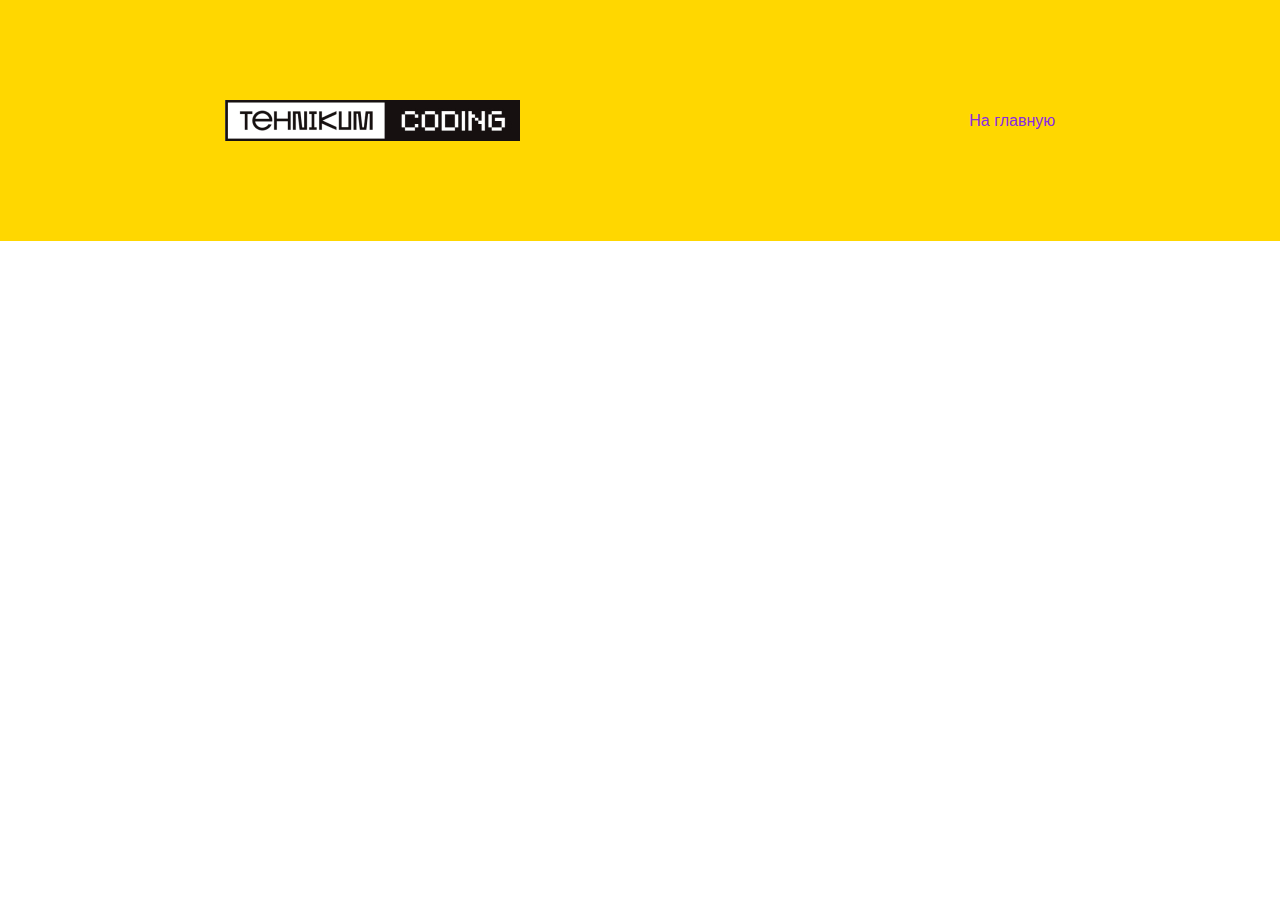
<file: home.html>
<!DOCTYPE html>
<html lang="en">
  <head>
    <meta charset="UTF-8" />
    <meta name="viewport" content="width=device-width, initial-scale=1.0" />
    <link rel="stylesheet" href="./css/style.css" />
    <title>Home</title>
  </head>
  <body>
    <div class="Home">
      <img src="./img/Logo.jpg" alt="" />
      <a class="link" href="./index.html">На главную</a>
    </div>
  </body>
</html>
</file>
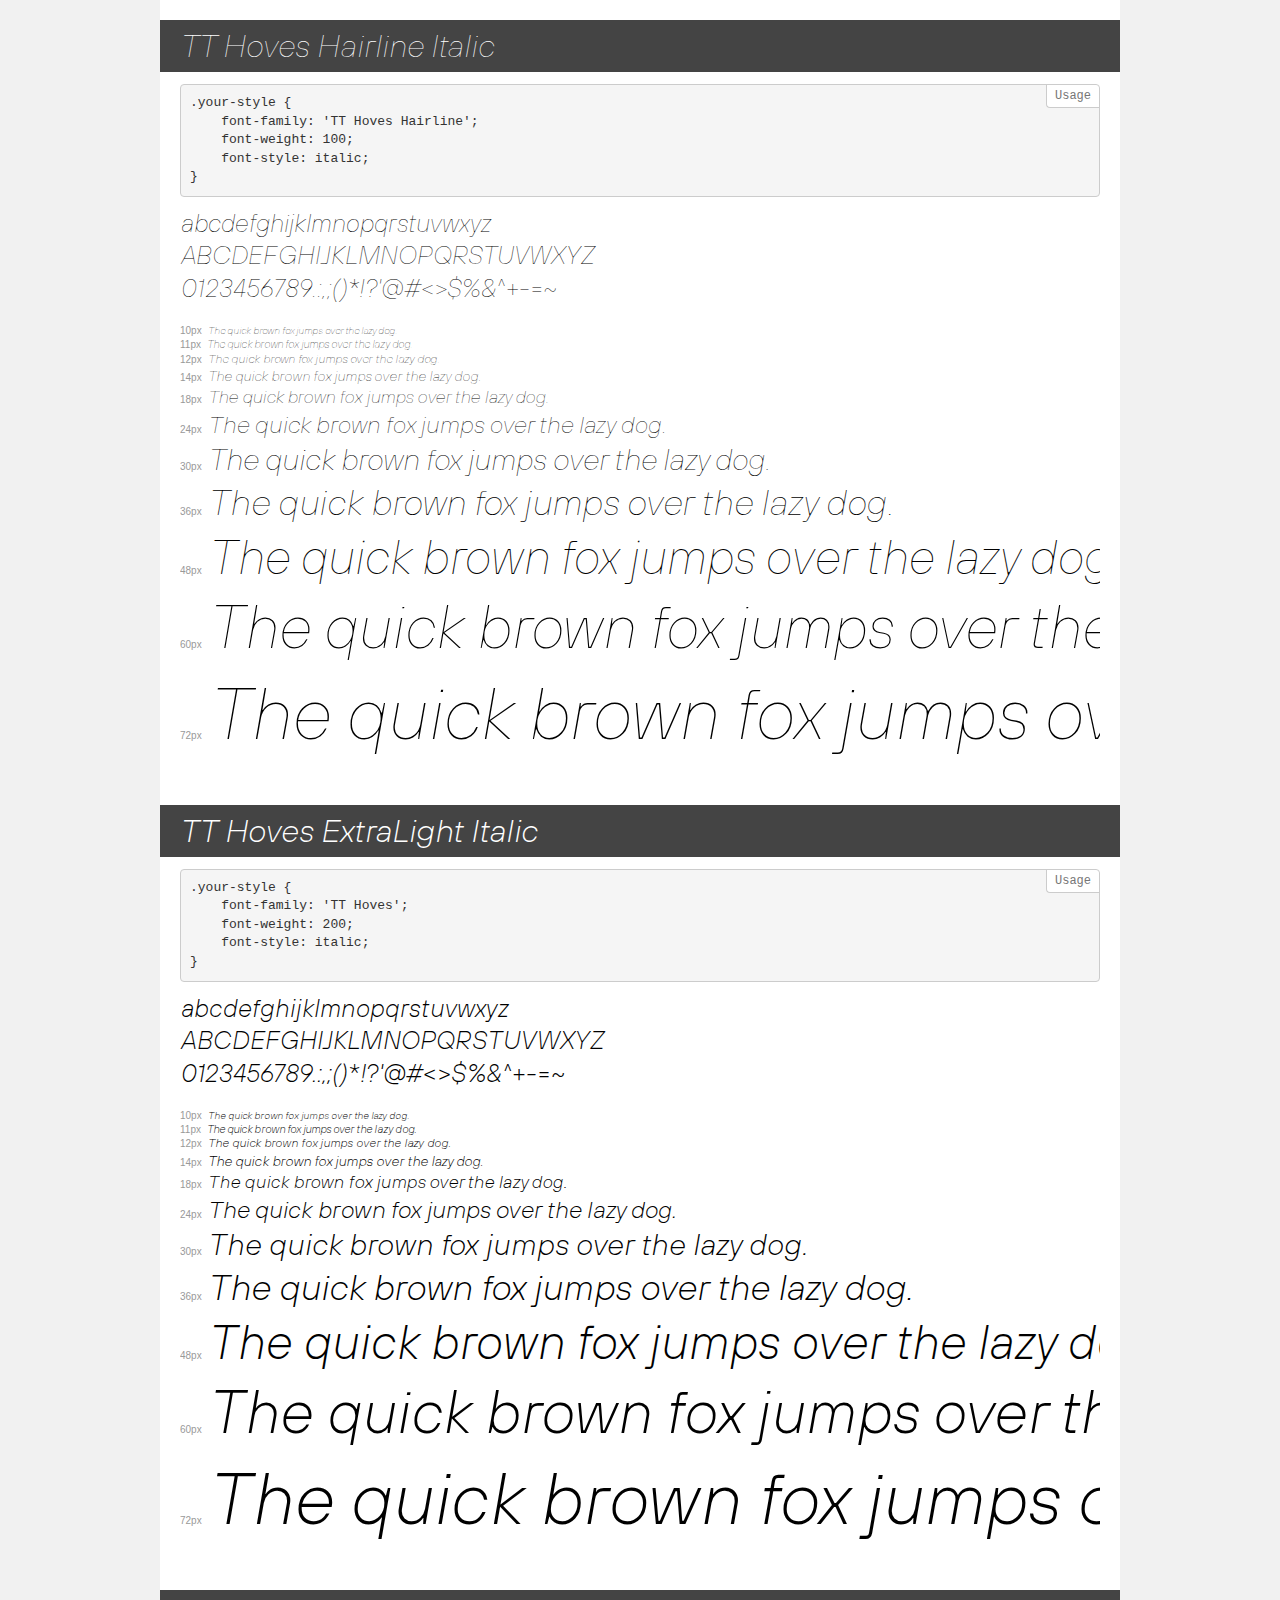
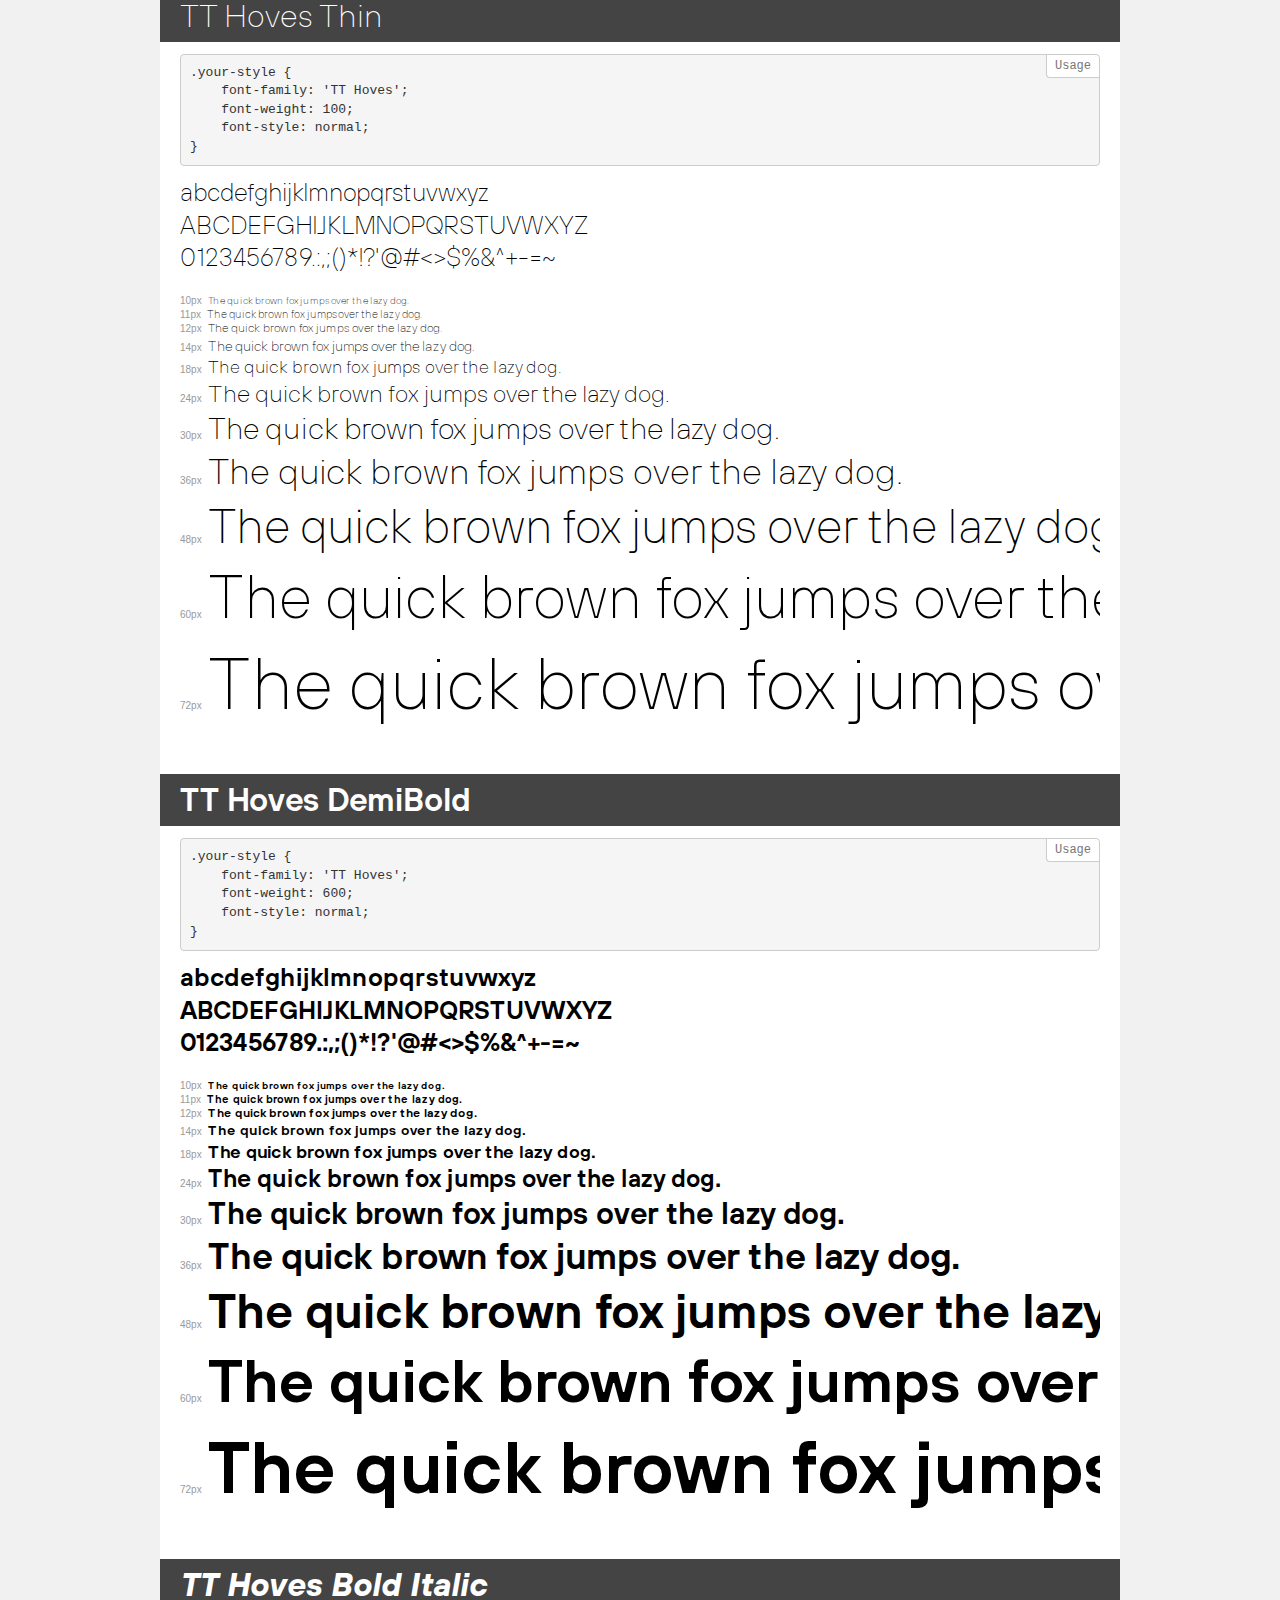
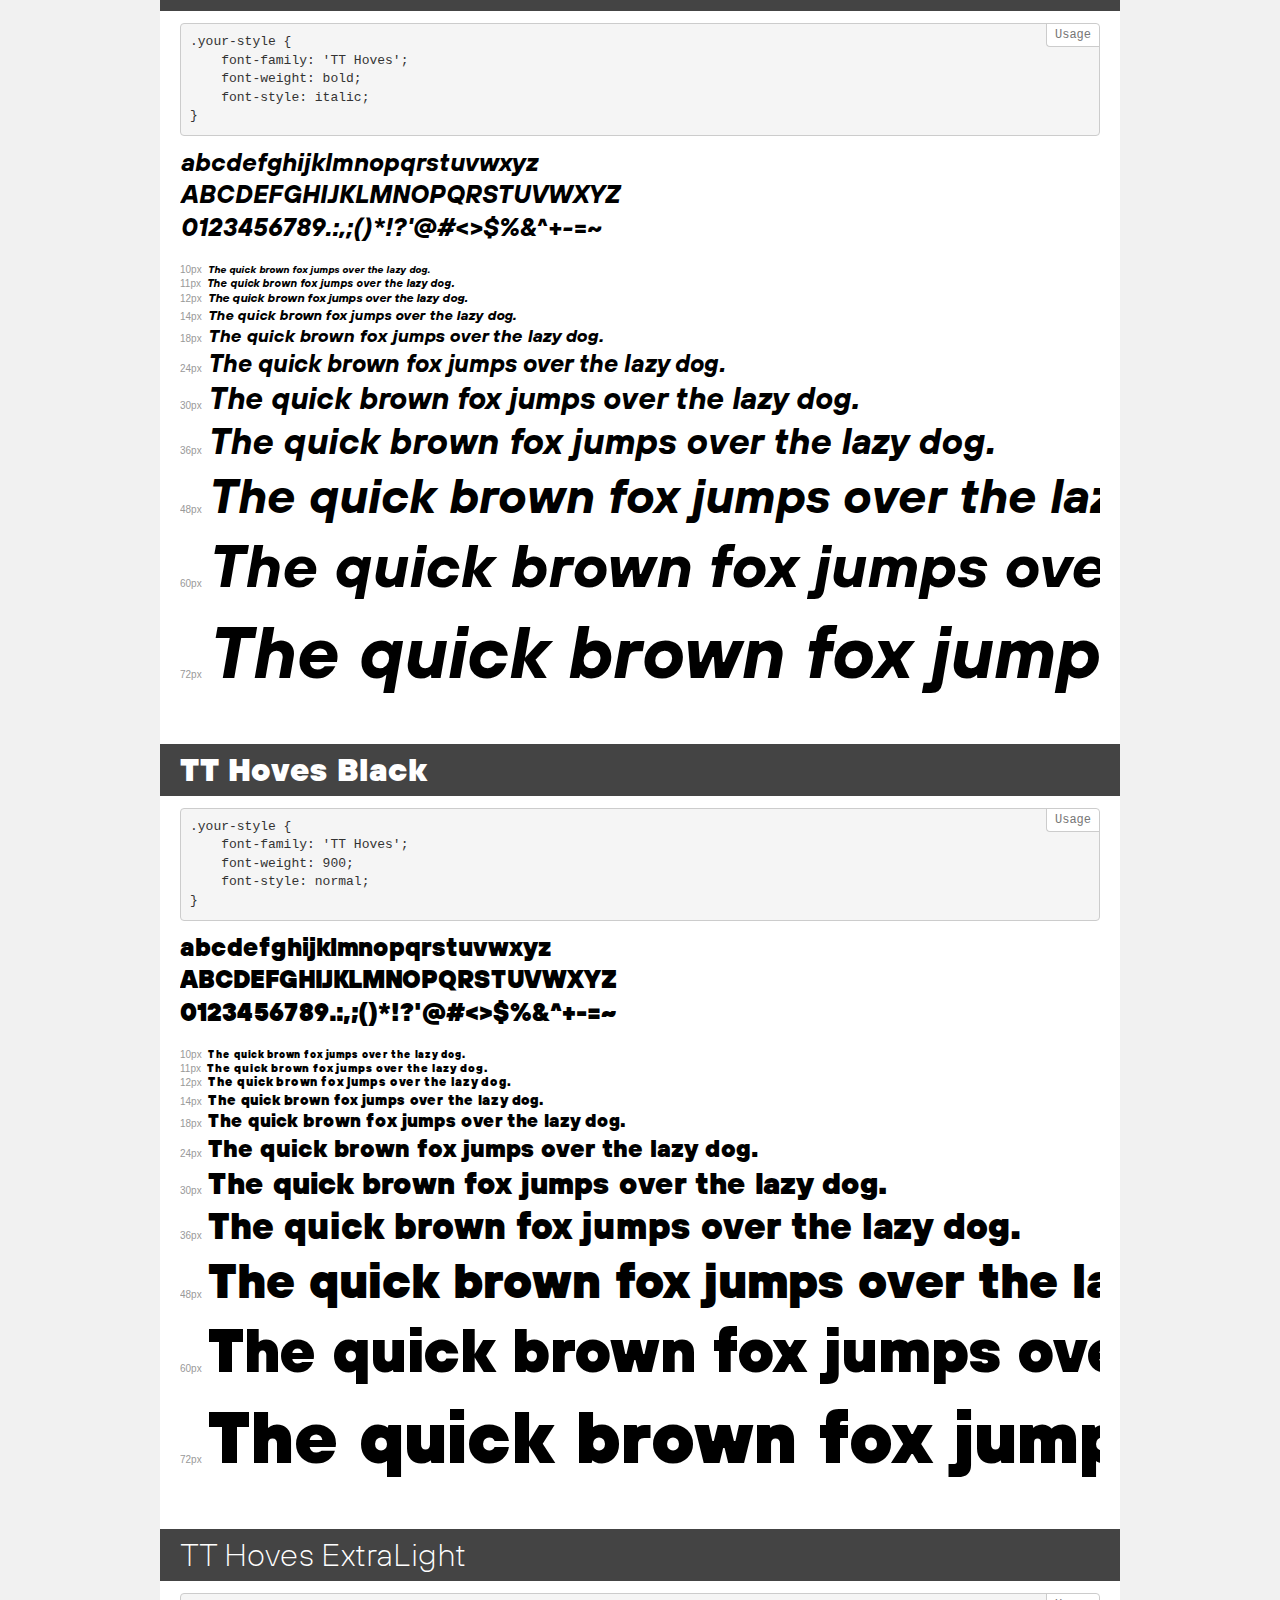
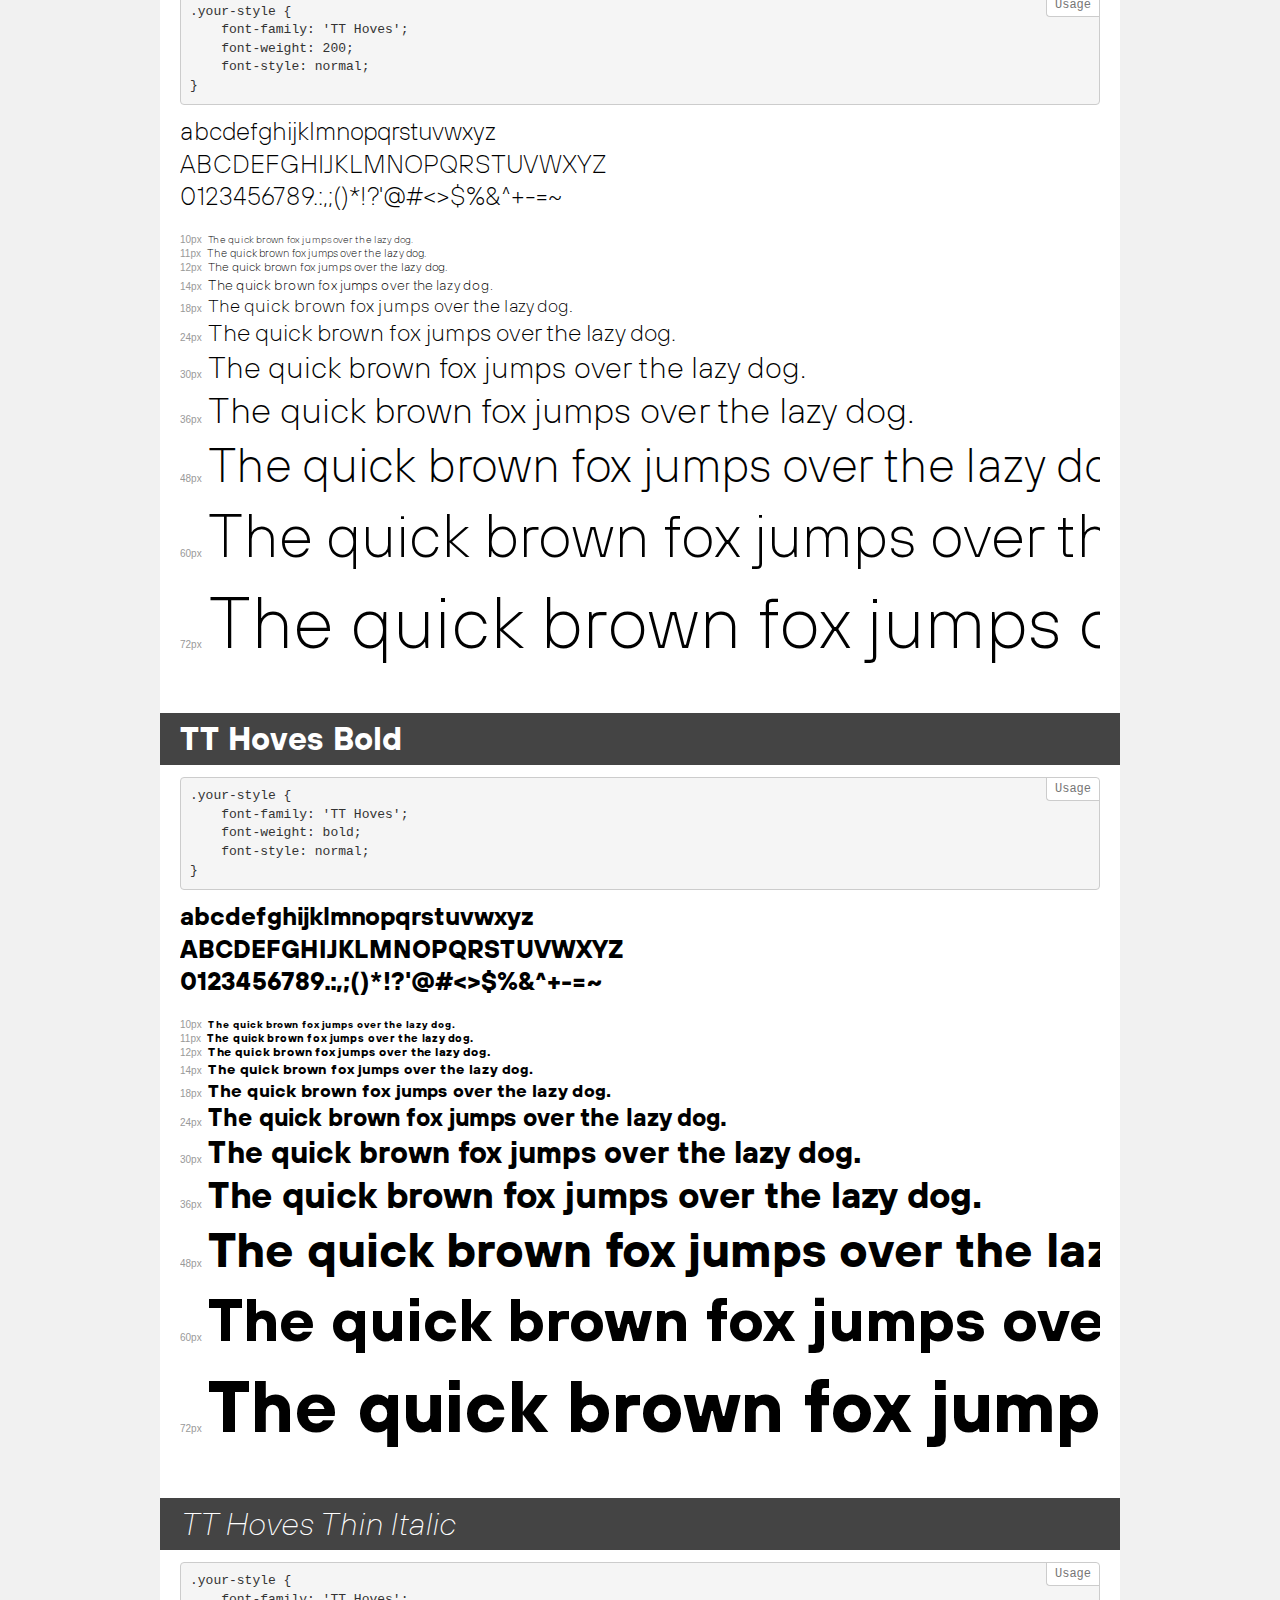
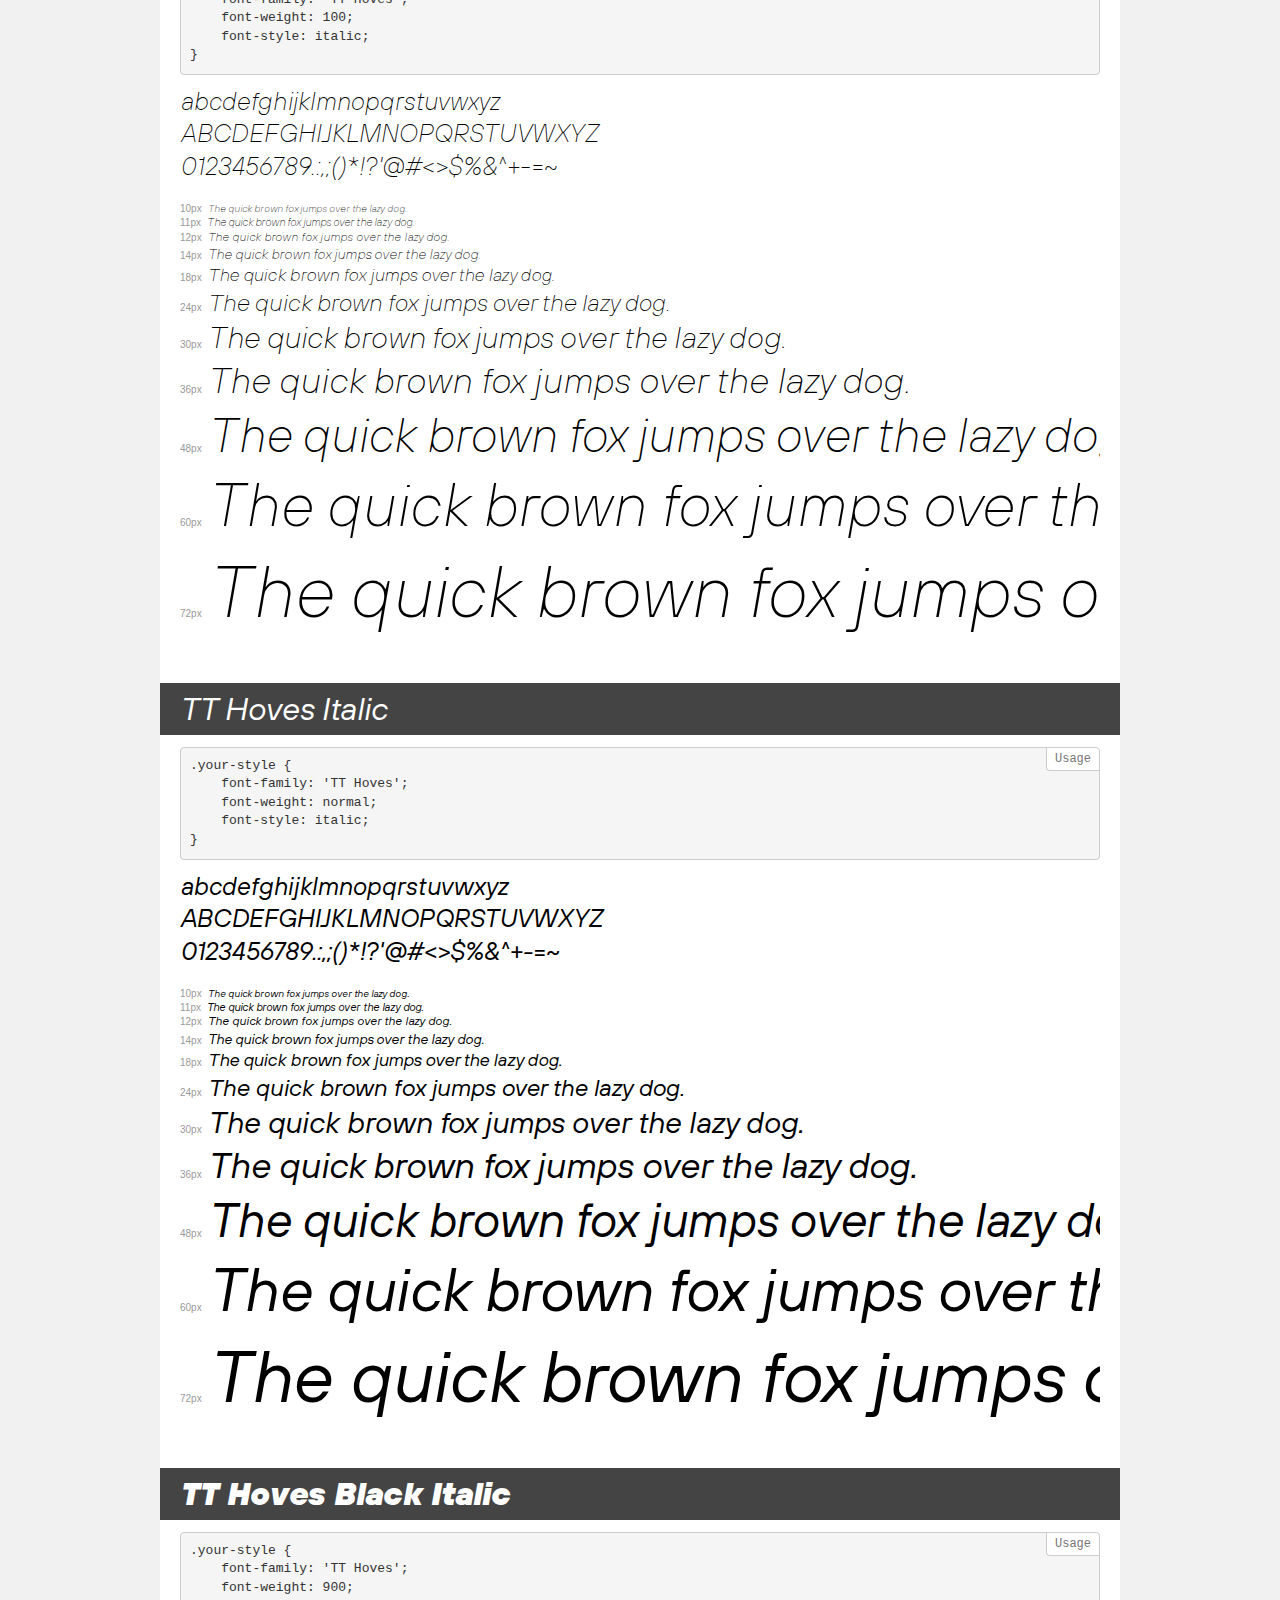
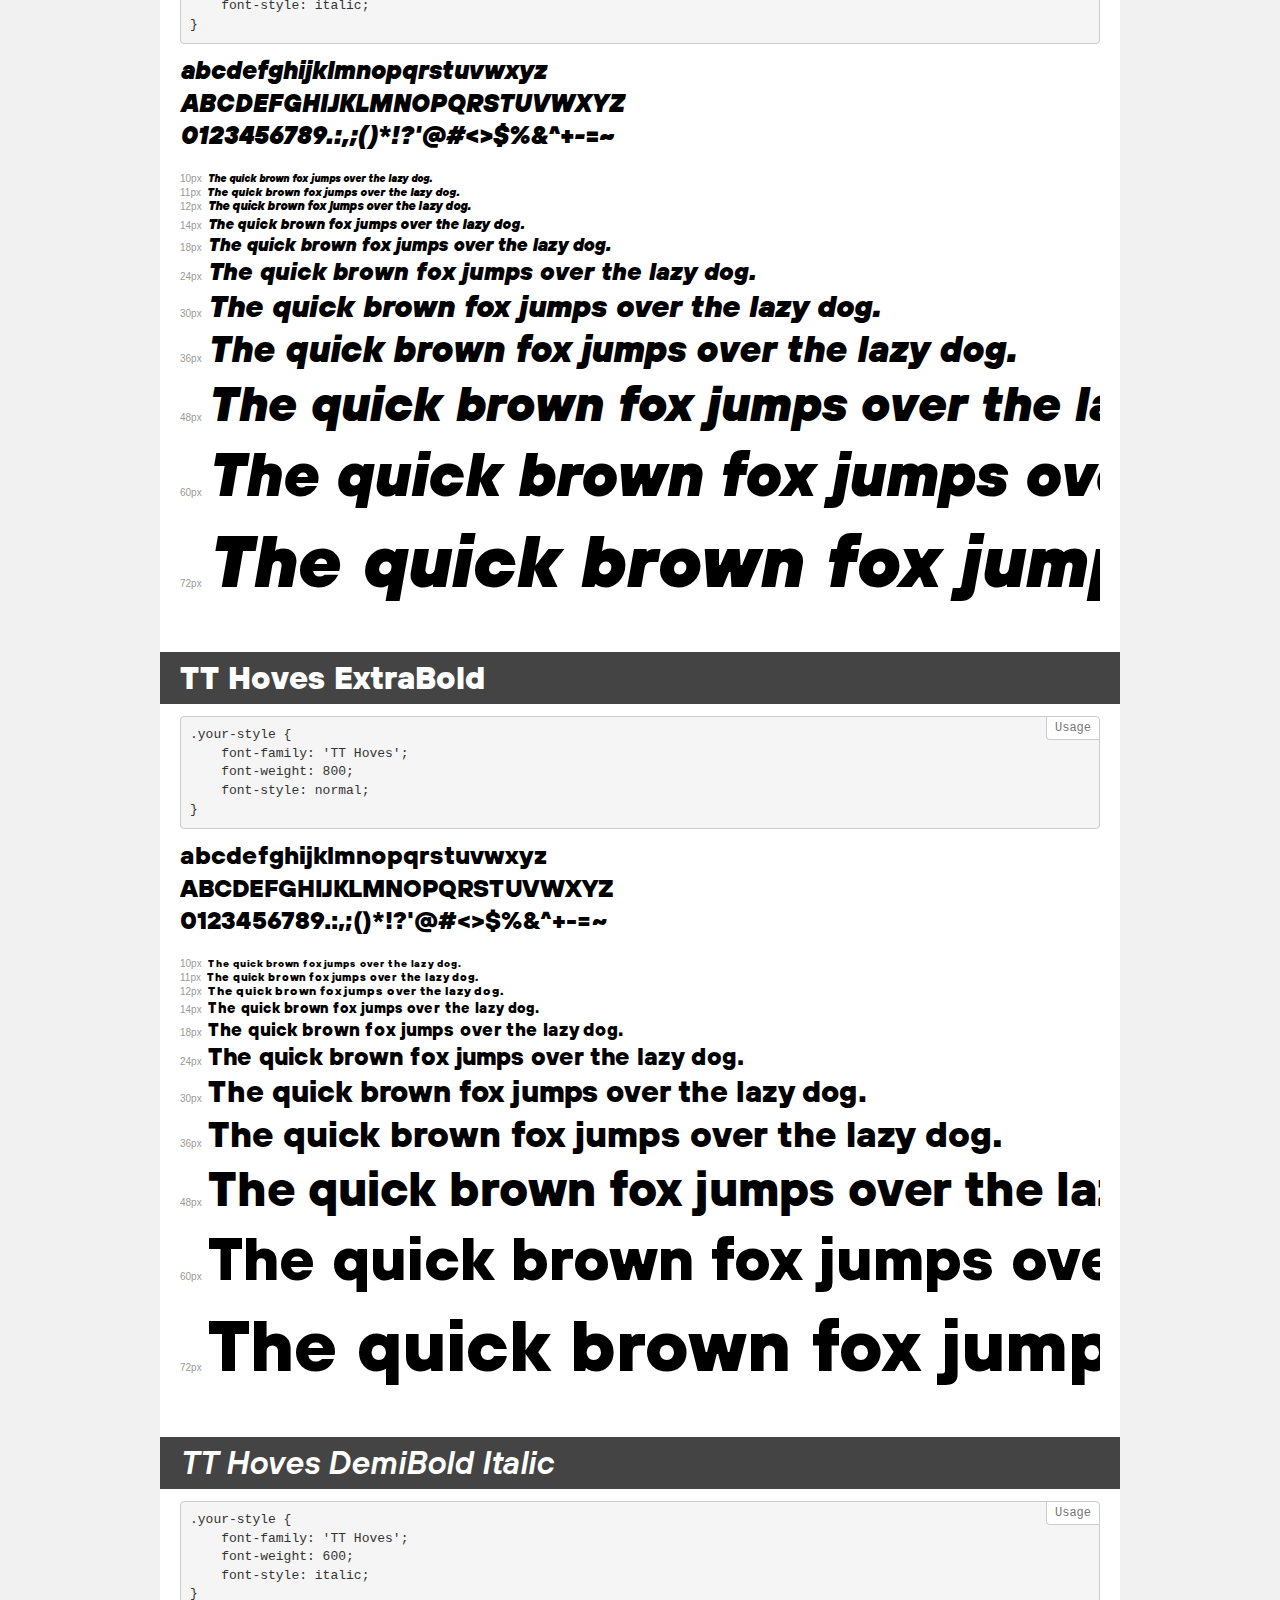
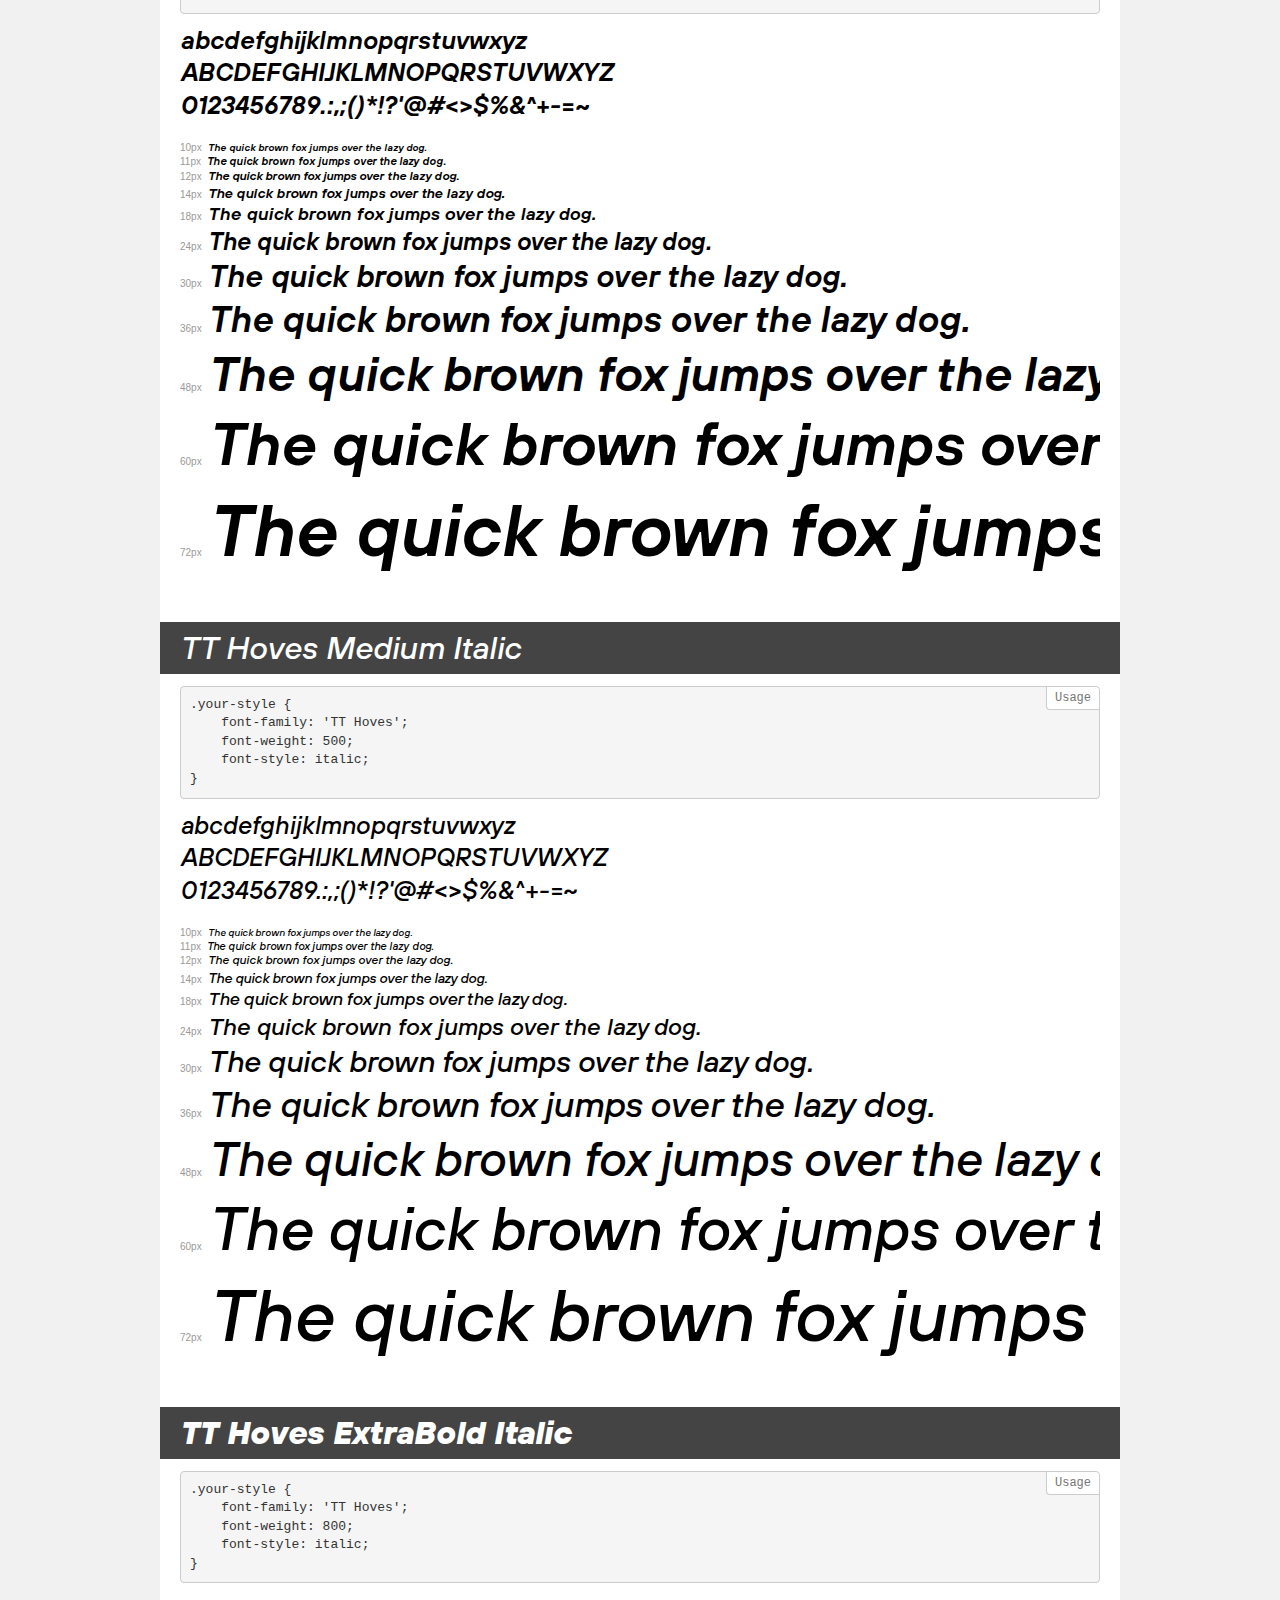
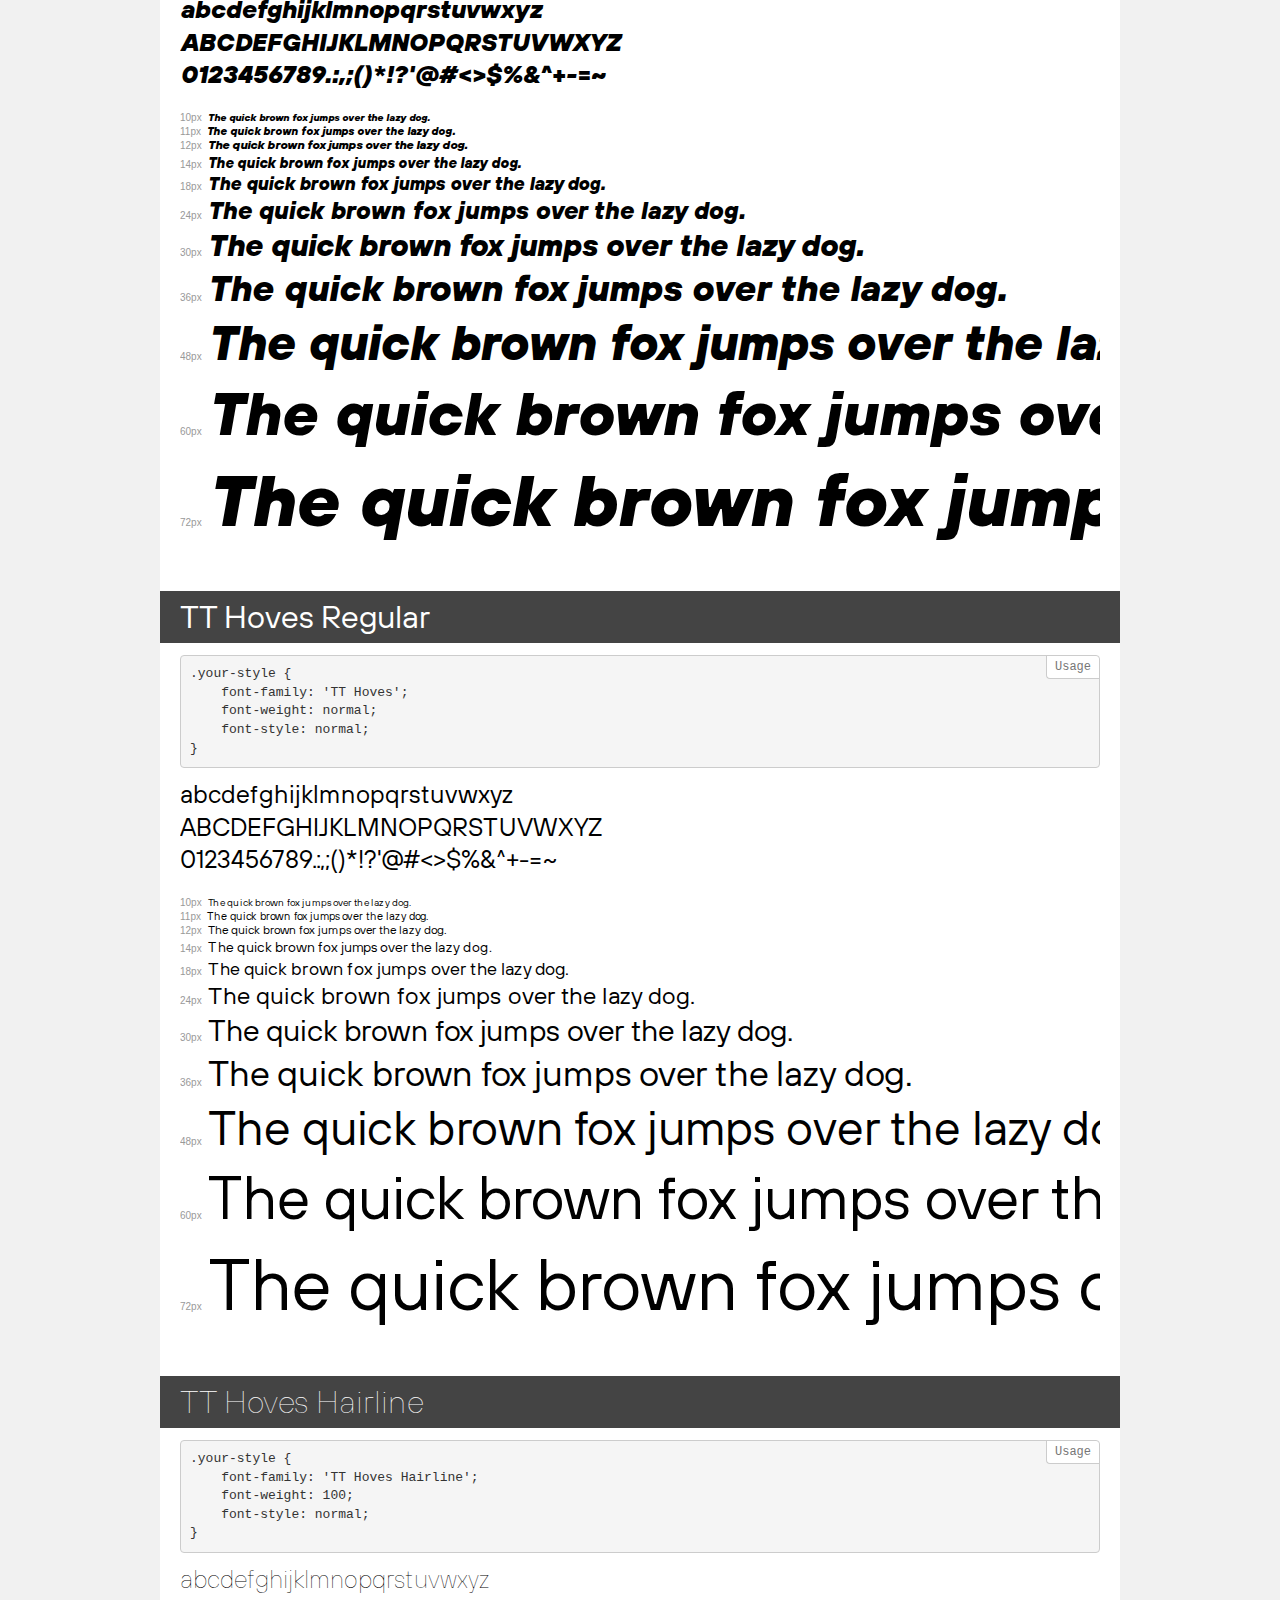
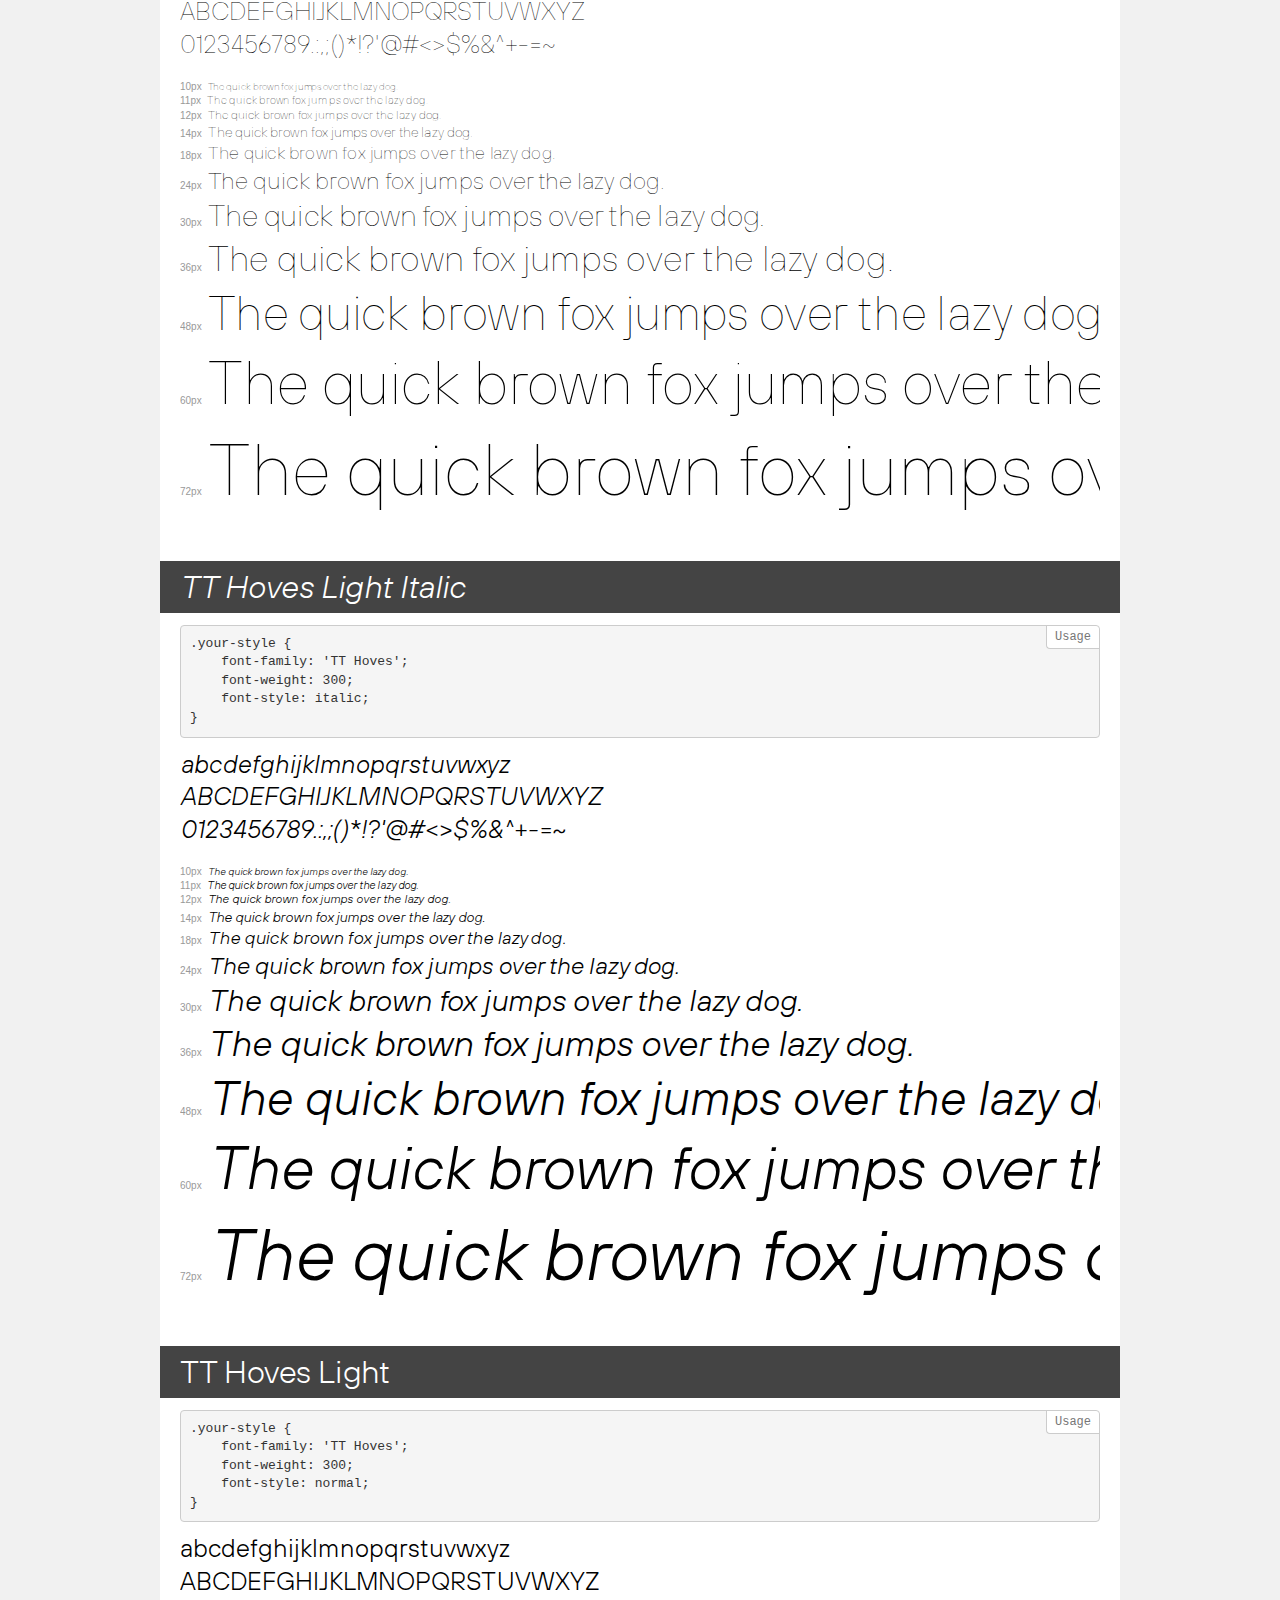
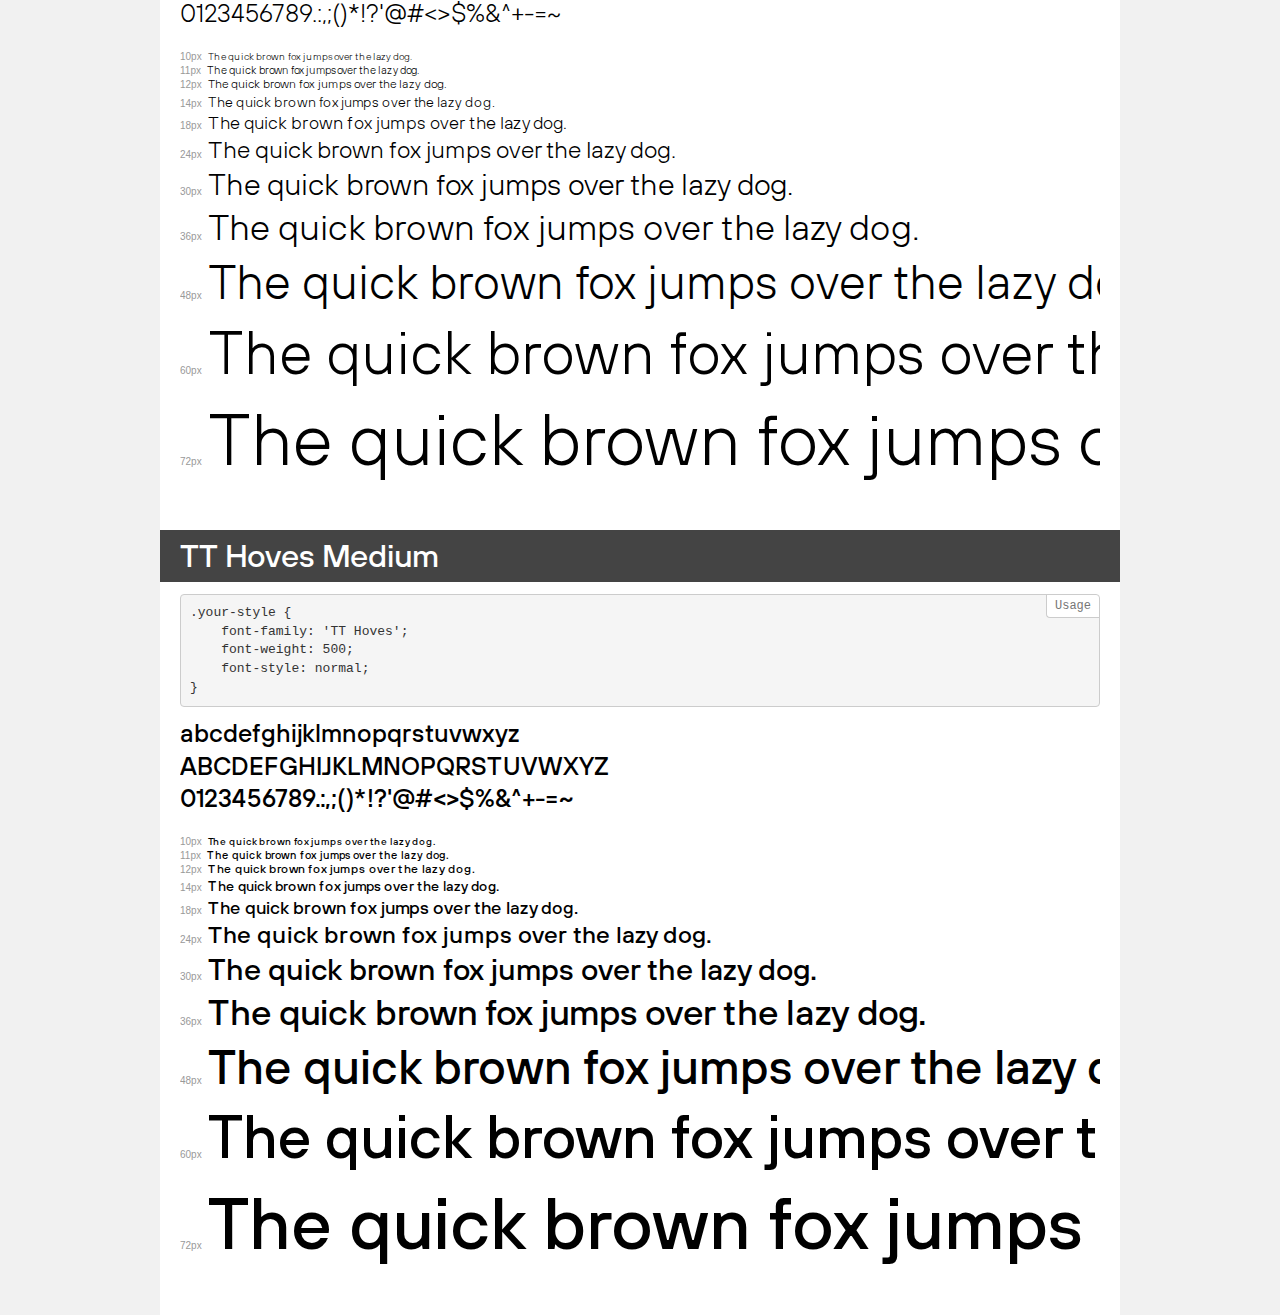
<file: fonts/TT__Hoves/demo.html>
<!DOCTYPE html>
<html>
<head>
    <meta charset="utf-8">
    <meta http-equiv="X-UA-Compatible" content="IE=edge">
    <meta name="viewport" content="width=device-width, initial-scale=1">
    <meta name="robots" content="noindex, noarchive">
    <meta name="format-detection" content="telephone=no">
    <title>Transfonter demo</title>
    <link href="stylesheet.css" rel="stylesheet">
    <style>
        /*
        http://meyerweb.com/eric/tools/css/reset/
        v2.0 | 20110126
        License: none (public domain)
        */
        html, body, div, span, applet, object, iframe,
        h1, h2, h3, h4, h5, h6, p, blockquote, pre,
        a, abbr, acronym, address, big, cite, code,
        del, dfn, em, img, ins, kbd, q, s, samp,
        small, strike, strong, sub, sup, tt, var,
        b, u, i, center,
        dl, dt, dd, ol, ul, li,
        fieldset, form, label, legend,
        table, caption, tbody, tfoot, thead, tr, th, td,
        article, aside, canvas, details, embed,
        figure, figcaption, footer, header, hgroup,
        menu, nav, output, ruby, section, summary,
        time, mark, audio, video {
            margin: 0;
            padding: 0;
            border: 0;
            font-size: 100%;
            font: inherit;
            vertical-align: baseline;
        }
        /* HTML5 display-role reset for older browsers */
        article, aside, details, figcaption, figure,
        footer, header, hgroup, menu, nav, section {
            display: block;
        }
        body {
            line-height: 1;
        }
        ol, ul {
            list-style: none;
        }
        blockquote, q {
            quotes: none;
        }
        blockquote:before, blockquote:after,
        q:before, q:after {
            content: '';
            content: none;
        }
        table {
            border-collapse: collapse;
            border-spacing: 0;
        }
        /* common styles */
        body {
            background: #f1f1f1;
            color: #000;
        }
        .page {
            background: #fff;
            width: 920px;
            margin: 0 auto;
            padding: 20px 20px 0 20px;
            overflow: hidden;
        }
        .font-container {
            overflow-x: auto;
            overflow-y: hidden;
            margin-bottom: 40px;
            line-height: 1.3;
            white-space: nowrap;
            padding-bottom: 5px;
        }
        h1 {
            position: relative;
            background: #444;
            font-size: 32px;
            color: #fff;
            padding: 10px 20px;
            margin: 0 -20px 12px -20px;
        }
        .letters {
            font-size: 25px;
            margin-bottom: 20px;
        }
        .s10:before {
            content: '10px';
        }
        .s11:before {
            content: '11px';
        }
        .s12:before {
            content: '12px';
        }
        .s14:before {
            content: '14px';
        }
        .s18:before {
            content: '18px';
        }
        .s24:before {
            content: '24px';
        }
        .s30:before {
            content: '30px';
        }
        .s36:before {
            content: '36px';
        }
        .s48:before {
            content: '48px';
        }
        .s60:before {
            content: '60px';
        }
        .s72:before {
            content: '72px';
        }
        .s10:before, .s11:before, .s12:before, .s14:before,
        .s18:before, .s24:before, .s30:before, .s36:before,
        .s48:before, .s60:before, .s72:before {
            font-family: Arial, sans-serif;
            font-size: 10px;
            font-weight: normal;
            font-style: normal;
            color: #999;
            padding-right: 6px;
        }
        pre {
            display: block;
            position: relative;
            padding: 9px;
            margin: 0 0 10px;
            font-family: Monaco, Menlo, Consolas, "Courier New", monospace !important;
            font-size: 13px;
            line-height: 1.428571429;
            color: #333;
            font-weight: normal !important;
            font-style: normal !important;
            background-color: #f5f5f5;
            border: 1px solid #ccc;
            overflow-x: auto;
            border-radius: 4px;
        }
        pre:after {
            display: block;
            position: absolute;
            right: 0;
            top: 0;
            content: 'Usage';
            line-height: 1;
            padding: 5px 8px;
            font-size: 12px;
            color: #767676;
            background-color: #fff;
            border: 1px solid #ccc;
            border-right: none;
            border-top: none;
            border-radius: 0 4px 0 4px;
            z-index: 10;
        }
        /* responsive */
        @media (max-width: 959px) {
            .page {
                width: auto;
                margin: 0;
            }
        }
    </style>
</head>
<body>
<div class="page">
    <div class="demo" style="font-family: 'TT Hoves Hairline'; font-weight: 100; font-style: italic;">
        <h1>TT Hoves Hairline Italic</h1>
        <pre>.your-style {
    font-family: 'TT Hoves Hairline';
    font-weight: 100;
    font-style: italic;
}</pre>
        <div class="font-container">
            <p class="letters">
                abcdefghijklmnopqrstuvwxyz<br>
ABCDEFGHIJKLMNOPQRSTUVWXYZ<br>
                0123456789.:,;()*!?'@#<>$%&^+-=~
            </p>
            <p class="s10" style="font-size: 10px;">The quick brown fox jumps over the lazy dog.</p>
            <p class="s11" style="font-size: 11px;">The quick brown fox jumps over the lazy dog.</p>
            <p class="s12" style="font-size: 12px;">The quick brown fox jumps over the lazy dog.</p>
            <p class="s14" style="font-size: 14px;">The quick brown fox jumps over the lazy dog.</p>
            <p class="s18" style="font-size: 18px;">The quick brown fox jumps over the lazy dog.</p>
            <p class="s24" style="font-size: 24px;">The quick brown fox jumps over the lazy dog.</p>
            <p class="s30" style="font-size: 30px;">The quick brown fox jumps over the lazy dog.</p>
            <p class="s36" style="font-size: 36px;">The quick brown fox jumps over the lazy dog.</p>
            <p class="s48" style="font-size: 48px;">The quick brown fox jumps over the lazy dog.</p>
            <p class="s60" style="font-size: 60px;">The quick brown fox jumps over the lazy dog.</p>
            <p class="s72" style="font-size: 72px;">The quick brown fox jumps over the lazy dog.</p>
        </div>
    </div>
    <div class="demo" style="font-family: 'TT Hoves'; font-weight: 200; font-style: italic;">
        <h1>TT Hoves ExtraLight Italic</h1>
        <pre>.your-style {
    font-family: 'TT Hoves';
    font-weight: 200;
    font-style: italic;
}</pre>
        <div class="font-container">
            <p class="letters">
                abcdefghijklmnopqrstuvwxyz<br>
ABCDEFGHIJKLMNOPQRSTUVWXYZ<br>
                0123456789.:,;()*!?'@#<>$%&^+-=~
            </p>
            <p class="s10" style="font-size: 10px;">The quick brown fox jumps over the lazy dog.</p>
            <p class="s11" style="font-size: 11px;">The quick brown fox jumps over the lazy dog.</p>
            <p class="s12" style="font-size: 12px;">The quick brown fox jumps over the lazy dog.</p>
            <p class="s14" style="font-size: 14px;">The quick brown fox jumps over the lazy dog.</p>
            <p class="s18" style="font-size: 18px;">The quick brown fox jumps over the lazy dog.</p>
            <p class="s24" style="font-size: 24px;">The quick brown fox jumps over the lazy dog.</p>
            <p class="s30" style="font-size: 30px;">The quick brown fox jumps over the lazy dog.</p>
            <p class="s36" style="font-size: 36px;">The quick brown fox jumps over the lazy dog.</p>
            <p class="s48" style="font-size: 48px;">The quick brown fox jumps over the lazy dog.</p>
            <p class="s60" style="font-size: 60px;">The quick brown fox jumps over the lazy dog.</p>
            <p class="s72" style="font-size: 72px;">The quick brown fox jumps over the lazy dog.</p>
        </div>
    </div>
    <div class="demo" style="font-family: 'TT Hoves'; font-weight: 100; font-style: normal;">
        <h1>TT Hoves Thin</h1>
        <pre>.your-style {
    font-family: 'TT Hoves';
    font-weight: 100;
    font-style: normal;
}</pre>
        <div class="font-container">
            <p class="letters">
                abcdefghijklmnopqrstuvwxyz<br>
ABCDEFGHIJKLMNOPQRSTUVWXYZ<br>
                0123456789.:,;()*!?'@#<>$%&^+-=~
            </p>
            <p class="s10" style="font-size: 10px;">The quick brown fox jumps over the lazy dog.</p>
            <p class="s11" style="font-size: 11px;">The quick brown fox jumps over the lazy dog.</p>
            <p class="s12" style="font-size: 12px;">The quick brown fox jumps over the lazy dog.</p>
            <p class="s14" style="font-size: 14px;">The quick brown fox jumps over the lazy dog.</p>
            <p class="s18" style="font-size: 18px;">The quick brown fox jumps over the lazy dog.</p>
            <p class="s24" style="font-size: 24px;">The quick brown fox jumps over the lazy dog.</p>
            <p class="s30" style="font-size: 30px;">The quick brown fox jumps over the lazy dog.</p>
            <p class="s36" style="font-size: 36px;">The quick brown fox jumps over the lazy dog.</p>
            <p class="s48" style="font-size: 48px;">The quick brown fox jumps over the lazy dog.</p>
            <p class="s60" style="font-size: 60px;">The quick brown fox jumps over the lazy dog.</p>
            <p class="s72" style="font-size: 72px;">The quick brown fox jumps over the lazy dog.</p>
        </div>
    </div>
    <div class="demo" style="font-family: 'TT Hoves'; font-weight: 600; font-style: normal;">
        <h1>TT Hoves DemiBold</h1>
        <pre>.your-style {
    font-family: 'TT Hoves';
    font-weight: 600;
    font-style: normal;
}</pre>
        <div class="font-container">
            <p class="letters">
                abcdefghijklmnopqrstuvwxyz<br>
ABCDEFGHIJKLMNOPQRSTUVWXYZ<br>
                0123456789.:,;()*!?'@#<>$%&^+-=~
            </p>
            <p class="s10" style="font-size: 10px;">The quick brown fox jumps over the lazy dog.</p>
            <p class="s11" style="font-size: 11px;">The quick brown fox jumps over the lazy dog.</p>
            <p class="s12" style="font-size: 12px;">The quick brown fox jumps over the lazy dog.</p>
            <p class="s14" style="font-size: 14px;">The quick brown fox jumps over the lazy dog.</p>
            <p class="s18" style="font-size: 18px;">The quick brown fox jumps over the lazy dog.</p>
            <p class="s24" style="font-size: 24px;">The quick brown fox jumps over the lazy dog.</p>
            <p class="s30" style="font-size: 30px;">The quick brown fox jumps over the lazy dog.</p>
            <p class="s36" style="font-size: 36px;">The quick brown fox jumps over the lazy dog.</p>
            <p class="s48" style="font-size: 48px;">The quick brown fox jumps over the lazy dog.</p>
            <p class="s60" style="font-size: 60px;">The quick brown fox jumps over the lazy dog.</p>
            <p class="s72" style="font-size: 72px;">The quick brown fox jumps over the lazy dog.</p>
        </div>
    </div>
    <div class="demo" style="font-family: 'TT Hoves'; font-weight: bold; font-style: italic;">
        <h1>TT Hoves Bold Italic</h1>
        <pre>.your-style {
    font-family: 'TT Hoves';
    font-weight: bold;
    font-style: italic;
}</pre>
        <div class="font-container">
            <p class="letters">
                abcdefghijklmnopqrstuvwxyz<br>
ABCDEFGHIJKLMNOPQRSTUVWXYZ<br>
                0123456789.:,;()*!?'@#<>$%&^+-=~
            </p>
            <p class="s10" style="font-size: 10px;">The quick brown fox jumps over the lazy dog.</p>
            <p class="s11" style="font-size: 11px;">The quick brown fox jumps over the lazy dog.</p>
            <p class="s12" style="font-size: 12px;">The quick brown fox jumps over the lazy dog.</p>
            <p class="s14" style="font-size: 14px;">The quick brown fox jumps over the lazy dog.</p>
            <p class="s18" style="font-size: 18px;">The quick brown fox jumps over the lazy dog.</p>
            <p class="s24" style="font-size: 24px;">The quick brown fox jumps over the lazy dog.</p>
            <p class="s30" style="font-size: 30px;">The quick brown fox jumps over the lazy dog.</p>
            <p class="s36" style="font-size: 36px;">The quick brown fox jumps over the lazy dog.</p>
            <p class="s48" style="font-size: 48px;">The quick brown fox jumps over the lazy dog.</p>
            <p class="s60" style="font-size: 60px;">The quick brown fox jumps over the lazy dog.</p>
            <p class="s72" style="font-size: 72px;">The quick brown fox jumps over the lazy dog.</p>
        </div>
    </div>
    <div class="demo" style="font-family: 'TT Hoves'; font-weight: 900; font-style: normal;">
        <h1>TT Hoves Black</h1>
        <pre>.your-style {
    font-family: 'TT Hoves';
    font-weight: 900;
    font-style: normal;
}</pre>
        <div class="font-container">
            <p class="letters">
                abcdefghijklmnopqrstuvwxyz<br>
ABCDEFGHIJKLMNOPQRSTUVWXYZ<br>
                0123456789.:,;()*!?'@#<>$%&^+-=~
            </p>
            <p class="s10" style="font-size: 10px;">The quick brown fox jumps over the lazy dog.</p>
            <p class="s11" style="font-size: 11px;">The quick brown fox jumps over the lazy dog.</p>
            <p class="s12" style="font-size: 12px;">The quick brown fox jumps over the lazy dog.</p>
            <p class="s14" style="font-size: 14px;">The quick brown fox jumps over the lazy dog.</p>
            <p class="s18" style="font-size: 18px;">The quick brown fox jumps over the lazy dog.</p>
            <p class="s24" style="font-size: 24px;">The quick brown fox jumps over the lazy dog.</p>
            <p class="s30" style="font-size: 30px;">The quick brown fox jumps over the lazy dog.</p>
            <p class="s36" style="font-size: 36px;">The quick brown fox jumps over the lazy dog.</p>
            <p class="s48" style="font-size: 48px;">The quick brown fox jumps over the lazy dog.</p>
            <p class="s60" style="font-size: 60px;">The quick brown fox jumps over the lazy dog.</p>
            <p class="s72" style="font-size: 72px;">The quick brown fox jumps over the lazy dog.</p>
        </div>
    </div>
    <div class="demo" style="font-family: 'TT Hoves'; font-weight: 200; font-style: normal;">
        <h1>TT Hoves ExtraLight</h1>
        <pre>.your-style {
    font-family: 'TT Hoves';
    font-weight: 200;
    font-style: normal;
}</pre>
        <div class="font-container">
            <p class="letters">
                abcdefghijklmnopqrstuvwxyz<br>
ABCDEFGHIJKLMNOPQRSTUVWXYZ<br>
                0123456789.:,;()*!?'@#<>$%&^+-=~
            </p>
            <p class="s10" style="font-size: 10px;">The quick brown fox jumps over the lazy dog.</p>
            <p class="s11" style="font-size: 11px;">The quick brown fox jumps over the lazy dog.</p>
            <p class="s12" style="font-size: 12px;">The quick brown fox jumps over the lazy dog.</p>
            <p class="s14" style="font-size: 14px;">The quick brown fox jumps over the lazy dog.</p>
            <p class="s18" style="font-size: 18px;">The quick brown fox jumps over the lazy dog.</p>
            <p class="s24" style="font-size: 24px;">The quick brown fox jumps over the lazy dog.</p>
            <p class="s30" style="font-size: 30px;">The quick brown fox jumps over the lazy dog.</p>
            <p class="s36" style="font-size: 36px;">The quick brown fox jumps over the lazy dog.</p>
            <p class="s48" style="font-size: 48px;">The quick brown fox jumps over the lazy dog.</p>
            <p class="s60" style="font-size: 60px;">The quick brown fox jumps over the lazy dog.</p>
            <p class="s72" style="font-size: 72px;">The quick brown fox jumps over the lazy dog.</p>
        </div>
    </div>
    <div class="demo" style="font-family: 'TT Hoves'; font-weight: bold; font-style: normal;">
        <h1>TT Hoves Bold</h1>
        <pre>.your-style {
    font-family: 'TT Hoves';
    font-weight: bold;
    font-style: normal;
}</pre>
        <div class="font-container">
            <p class="letters">
                abcdefghijklmnopqrstuvwxyz<br>
ABCDEFGHIJKLMNOPQRSTUVWXYZ<br>
                0123456789.:,;()*!?'@#<>$%&^+-=~
            </p>
            <p class="s10" style="font-size: 10px;">The quick brown fox jumps over the lazy dog.</p>
            <p class="s11" style="font-size: 11px;">The quick brown fox jumps over the lazy dog.</p>
            <p class="s12" style="font-size: 12px;">The quick brown fox jumps over the lazy dog.</p>
            <p class="s14" style="font-size: 14px;">The quick brown fox jumps over the lazy dog.</p>
            <p class="s18" style="font-size: 18px;">The quick brown fox jumps over the lazy dog.</p>
            <p class="s24" style="font-size: 24px;">The quick brown fox jumps over the lazy dog.</p>
            <p class="s30" style="font-size: 30px;">The quick brown fox jumps over the lazy dog.</p>
            <p class="s36" style="font-size: 36px;">The quick brown fox jumps over the lazy dog.</p>
            <p class="s48" style="font-size: 48px;">The quick brown fox jumps over the lazy dog.</p>
            <p class="s60" style="font-size: 60px;">The quick brown fox jumps over the lazy dog.</p>
            <p class="s72" style="font-size: 72px;">The quick brown fox jumps over the lazy dog.</p>
        </div>
    </div>
    <div class="demo" style="font-family: 'TT Hoves'; font-weight: 100; font-style: italic;">
        <h1>TT Hoves Thin Italic</h1>
        <pre>.your-style {
    font-family: 'TT Hoves';
    font-weight: 100;
    font-style: italic;
}</pre>
        <div class="font-container">
            <p class="letters">
                abcdefghijklmnopqrstuvwxyz<br>
ABCDEFGHIJKLMNOPQRSTUVWXYZ<br>
                0123456789.:,;()*!?'@#<>$%&^+-=~
            </p>
            <p class="s10" style="font-size: 10px;">The quick brown fox jumps over the lazy dog.</p>
            <p class="s11" style="font-size: 11px;">The quick brown fox jumps over the lazy dog.</p>
            <p class="s12" style="font-size: 12px;">The quick brown fox jumps over the lazy dog.</p>
            <p class="s14" style="font-size: 14px;">The quick brown fox jumps over the lazy dog.</p>
            <p class="s18" style="font-size: 18px;">The quick brown fox jumps over the lazy dog.</p>
            <p class="s24" style="font-size: 24px;">The quick brown fox jumps over the lazy dog.</p>
            <p class="s30" style="font-size: 30px;">The quick brown fox jumps over the lazy dog.</p>
            <p class="s36" style="font-size: 36px;">The quick brown fox jumps over the lazy dog.</p>
            <p class="s48" style="font-size: 48px;">The quick brown fox jumps over the lazy dog.</p>
            <p class="s60" style="font-size: 60px;">The quick brown fox jumps over the lazy dog.</p>
            <p class="s72" style="font-size: 72px;">The quick brown fox jumps over the lazy dog.</p>
        </div>
    </div>
    <div class="demo" style="font-family: 'TT Hoves'; font-weight: normal; font-style: italic;">
        <h1>TT Hoves Italic</h1>
        <pre>.your-style {
    font-family: 'TT Hoves';
    font-weight: normal;
    font-style: italic;
}</pre>
        <div class="font-container">
            <p class="letters">
                abcdefghijklmnopqrstuvwxyz<br>
ABCDEFGHIJKLMNOPQRSTUVWXYZ<br>
                0123456789.:,;()*!?'@#<>$%&^+-=~
            </p>
            <p class="s10" style="font-size: 10px;">The quick brown fox jumps over the lazy dog.</p>
            <p class="s11" style="font-size: 11px;">The quick brown fox jumps over the lazy dog.</p>
            <p class="s12" style="font-size: 12px;">The quick brown fox jumps over the lazy dog.</p>
            <p class="s14" style="font-size: 14px;">The quick brown fox jumps over the lazy dog.</p>
            <p class="s18" style="font-size: 18px;">The quick brown fox jumps over the lazy dog.</p>
            <p class="s24" style="font-size: 24px;">The quick brown fox jumps over the lazy dog.</p>
            <p class="s30" style="font-size: 30px;">The quick brown fox jumps over the lazy dog.</p>
            <p class="s36" style="font-size: 36px;">The quick brown fox jumps over the lazy dog.</p>
            <p class="s48" style="font-size: 48px;">The quick brown fox jumps over the lazy dog.</p>
            <p class="s60" style="font-size: 60px;">The quick brown fox jumps over the lazy dog.</p>
            <p class="s72" style="font-size: 72px;">The quick brown fox jumps over the lazy dog.</p>
        </div>
    </div>
    <div class="demo" style="font-family: 'TT Hoves'; font-weight: 900; font-style: italic;">
        <h1>TT Hoves Black Italic</h1>
        <pre>.your-style {
    font-family: 'TT Hoves';
    font-weight: 900;
    font-style: italic;
}</pre>
        <div class="font-container">
            <p class="letters">
                abcdefghijklmnopqrstuvwxyz<br>
ABCDEFGHIJKLMNOPQRSTUVWXYZ<br>
                0123456789.:,;()*!?'@#<>$%&^+-=~
            </p>
            <p class="s10" style="font-size: 10px;">The quick brown fox jumps over the lazy dog.</p>
            <p class="s11" style="font-size: 11px;">The quick brown fox jumps over the lazy dog.</p>
            <p class="s12" style="font-size: 12px;">The quick brown fox jumps over the lazy dog.</p>
            <p class="s14" style="font-size: 14px;">The quick brown fox jumps over the lazy dog.</p>
            <p class="s18" style="font-size: 18px;">The quick brown fox jumps over the lazy dog.</p>
            <p class="s24" style="font-size: 24px;">The quick brown fox jumps over the lazy dog.</p>
            <p class="s30" style="font-size: 30px;">The quick brown fox jumps over the lazy dog.</p>
            <p class="s36" style="font-size: 36px;">The quick brown fox jumps over the lazy dog.</p>
            <p class="s48" style="font-size: 48px;">The quick brown fox jumps over the lazy dog.</p>
            <p class="s60" style="font-size: 60px;">The quick brown fox jumps over the lazy dog.</p>
            <p class="s72" style="font-size: 72px;">The quick brown fox jumps over the lazy dog.</p>
        </div>
    </div>
    <div class="demo" style="font-family: 'TT Hoves'; font-weight: 800; font-style: normal;">
        <h1>TT Hoves ExtraBold</h1>
        <pre>.your-style {
    font-family: 'TT Hoves';
    font-weight: 800;
    font-style: normal;
}</pre>
        <div class="font-container">
            <p class="letters">
                abcdefghijklmnopqrstuvwxyz<br>
ABCDEFGHIJKLMNOPQRSTUVWXYZ<br>
                0123456789.:,;()*!?'@#<>$%&^+-=~
            </p>
            <p class="s10" style="font-size: 10px;">The quick brown fox jumps over the lazy dog.</p>
            <p class="s11" style="font-size: 11px;">The quick brown fox jumps over the lazy dog.</p>
            <p class="s12" style="font-size: 12px;">The quick brown fox jumps over the lazy dog.</p>
            <p class="s14" style="font-size: 14px;">The quick brown fox jumps over the lazy dog.</p>
            <p class="s18" style="font-size: 18px;">The quick brown fox jumps over the lazy dog.</p>
            <p class="s24" style="font-size: 24px;">The quick brown fox jumps over the lazy dog.</p>
            <p class="s30" style="font-size: 30px;">The quick brown fox jumps over the lazy dog.</p>
            <p class="s36" style="font-size: 36px;">The quick brown fox jumps over the lazy dog.</p>
            <p class="s48" style="font-size: 48px;">The quick brown fox jumps over the lazy dog.</p>
            <p class="s60" style="font-size: 60px;">The quick brown fox jumps over the lazy dog.</p>
            <p class="s72" style="font-size: 72px;">The quick brown fox jumps over the lazy dog.</p>
        </div>
    </div>
    <div class="demo" style="font-family: 'TT Hoves'; font-weight: 600; font-style: italic;">
        <h1>TT Hoves DemiBold Italic</h1>
        <pre>.your-style {
    font-family: 'TT Hoves';
    font-weight: 600;
    font-style: italic;
}</pre>
        <div class="font-container">
            <p class="letters">
                abcdefghijklmnopqrstuvwxyz<br>
ABCDEFGHIJKLMNOPQRSTUVWXYZ<br>
                0123456789.:,;()*!?'@#<>$%&^+-=~
            </p>
            <p class="s10" style="font-size: 10px;">The quick brown fox jumps over the lazy dog.</p>
            <p class="s11" style="font-size: 11px;">The quick brown fox jumps over the lazy dog.</p>
            <p class="s12" style="font-size: 12px;">The quick brown fox jumps over the lazy dog.</p>
            <p class="s14" style="font-size: 14px;">The quick brown fox jumps over the lazy dog.</p>
            <p class="s18" style="font-size: 18px;">The quick brown fox jumps over the lazy dog.</p>
            <p class="s24" style="font-size: 24px;">The quick brown fox jumps over the lazy dog.</p>
            <p class="s30" style="font-size: 30px;">The quick brown fox jumps over the lazy dog.</p>
            <p class="s36" style="font-size: 36px;">The quick brown fox jumps over the lazy dog.</p>
            <p class="s48" style="font-size: 48px;">The quick brown fox jumps over the lazy dog.</p>
            <p class="s60" style="font-size: 60px;">The quick brown fox jumps over the lazy dog.</p>
            <p class="s72" style="font-size: 72px;">The quick brown fox jumps over the lazy dog.</p>
        </div>
    </div>
    <div class="demo" style="font-family: 'TT Hoves'; font-weight: 500; font-style: italic;">
        <h1>TT Hoves Medium Italic</h1>
        <pre>.your-style {
    font-family: 'TT Hoves';
    font-weight: 500;
    font-style: italic;
}</pre>
        <div class="font-container">
            <p class="letters">
                abcdefghijklmnopqrstuvwxyz<br>
ABCDEFGHIJKLMNOPQRSTUVWXYZ<br>
                0123456789.:,;()*!?'@#<>$%&^+-=~
            </p>
            <p class="s10" style="font-size: 10px;">The quick brown fox jumps over the lazy dog.</p>
            <p class="s11" style="font-size: 11px;">The quick brown fox jumps over the lazy dog.</p>
            <p class="s12" style="font-size: 12px;">The quick brown fox jumps over the lazy dog.</p>
            <p class="s14" style="font-size: 14px;">The quick brown fox jumps over the lazy dog.</p>
            <p class="s18" style="font-size: 18px;">The quick brown fox jumps over the lazy dog.</p>
            <p class="s24" style="font-size: 24px;">The quick brown fox jumps over the lazy dog.</p>
            <p class="s30" style="font-size: 30px;">The quick brown fox jumps over the lazy dog.</p>
            <p class="s36" style="font-size: 36px;">The quick brown fox jumps over the lazy dog.</p>
            <p class="s48" style="font-size: 48px;">The quick brown fox jumps over the lazy dog.</p>
            <p class="s60" style="font-size: 60px;">The quick brown fox jumps over the lazy dog.</p>
            <p class="s72" style="font-size: 72px;">The quick brown fox jumps over the lazy dog.</p>
        </div>
    </div>
    <div class="demo" style="font-family: 'TT Hoves'; font-weight: 800; font-style: italic;">
        <h1>TT Hoves ExtraBold Italic</h1>
        <pre>.your-style {
    font-family: 'TT Hoves';
    font-weight: 800;
    font-style: italic;
}</pre>
        <div class="font-container">
            <p class="letters">
                abcdefghijklmnopqrstuvwxyz<br>
ABCDEFGHIJKLMNOPQRSTUVWXYZ<br>
                0123456789.:,;()*!?'@#<>$%&^+-=~
            </p>
            <p class="s10" style="font-size: 10px;">The quick brown fox jumps over the lazy dog.</p>
            <p class="s11" style="font-size: 11px;">The quick brown fox jumps over the lazy dog.</p>
            <p class="s12" style="font-size: 12px;">The quick brown fox jumps over the lazy dog.</p>
            <p class="s14" style="font-size: 14px;">The quick brown fox jumps over the lazy dog.</p>
            <p class="s18" style="font-size: 18px;">The quick brown fox jumps over the lazy dog.</p>
            <p class="s24" style="font-size: 24px;">The quick brown fox jumps over the lazy dog.</p>
            <p class="s30" style="font-size: 30px;">The quick brown fox jumps over the lazy dog.</p>
            <p class="s36" style="font-size: 36px;">The quick brown fox jumps over the lazy dog.</p>
            <p class="s48" style="font-size: 48px;">The quick brown fox jumps over the lazy dog.</p>
            <p class="s60" style="font-size: 60px;">The quick brown fox jumps over the lazy dog.</p>
            <p class="s72" style="font-size: 72px;">The quick brown fox jumps over the lazy dog.</p>
        </div>
    </div>
    <div class="demo" style="font-family: 'TT Hoves'; font-weight: normal; font-style: normal;">
        <h1>TT Hoves Regular</h1>
        <pre>.your-style {
    font-family: 'TT Hoves';
    font-weight: normal;
    font-style: normal;
}</pre>
        <div class="font-container">
            <p class="letters">
                abcdefghijklmnopqrstuvwxyz<br>
ABCDEFGHIJKLMNOPQRSTUVWXYZ<br>
                0123456789.:,;()*!?'@#<>$%&^+-=~
            </p>
            <p class="s10" style="font-size: 10px;">The quick brown fox jumps over the lazy dog.</p>
            <p class="s11" style="font-size: 11px;">The quick brown fox jumps over the lazy dog.</p>
            <p class="s12" style="font-size: 12px;">The quick brown fox jumps over the lazy dog.</p>
            <p class="s14" style="font-size: 14px;">The quick brown fox jumps over the lazy dog.</p>
            <p class="s18" style="font-size: 18px;">The quick brown fox jumps over the lazy dog.</p>
            <p class="s24" style="font-size: 24px;">The quick brown fox jumps over the lazy dog.</p>
            <p class="s30" style="font-size: 30px;">The quick brown fox jumps over the lazy dog.</p>
            <p class="s36" style="font-size: 36px;">The quick brown fox jumps over the lazy dog.</p>
            <p class="s48" style="font-size: 48px;">The quick brown fox jumps over the lazy dog.</p>
            <p class="s60" style="font-size: 60px;">The quick brown fox jumps over the lazy dog.</p>
            <p class="s72" style="font-size: 72px;">The quick brown fox jumps over the lazy dog.</p>
        </div>
    </div>
    <div class="demo" style="font-family: 'TT Hoves Hairline'; font-weight: 100; font-style: normal;">
        <h1>TT Hoves Hairline</h1>
        <pre>.your-style {
    font-family: 'TT Hoves Hairline';
    font-weight: 100;
    font-style: normal;
}</pre>
        <div class="font-container">
            <p class="letters">
                abcdefghijklmnopqrstuvwxyz<br>
ABCDEFGHIJKLMNOPQRSTUVWXYZ<br>
                0123456789.:,;()*!?'@#<>$%&^+-=~
            </p>
            <p class="s10" style="font-size: 10px;">The quick brown fox jumps over the lazy dog.</p>
            <p class="s11" style="font-size: 11px;">The quick brown fox jumps over the lazy dog.</p>
            <p class="s12" style="font-size: 12px;">The quick brown fox jumps over the lazy dog.</p>
            <p class="s14" style="font-size: 14px;">The quick brown fox jumps over the lazy dog.</p>
            <p class="s18" style="font-size: 18px;">The quick brown fox jumps over the lazy dog.</p>
            <p class="s24" style="font-size: 24px;">The quick brown fox jumps over the lazy dog.</p>
            <p class="s30" style="font-size: 30px;">The quick brown fox jumps over the lazy dog.</p>
            <p class="s36" style="font-size: 36px;">The quick brown fox jumps over the lazy dog.</p>
            <p class="s48" style="font-size: 48px;">The quick brown fox jumps over the lazy dog.</p>
            <p class="s60" style="font-size: 60px;">The quick brown fox jumps over the lazy dog.</p>
            <p class="s72" style="font-size: 72px;">The quick brown fox jumps over the lazy dog.</p>
        </div>
    </div>
    <div class="demo" style="font-family: 'TT Hoves'; font-weight: 300; font-style: italic;">
        <h1>TT Hoves Light Italic</h1>
        <pre>.your-style {
    font-family: 'TT Hoves';
    font-weight: 300;
    font-style: italic;
}</pre>
        <div class="font-container">
            <p class="letters">
                abcdefghijklmnopqrstuvwxyz<br>
ABCDEFGHIJKLMNOPQRSTUVWXYZ<br>
                0123456789.:,;()*!?'@#<>$%&^+-=~
            </p>
            <p class="s10" style="font-size: 10px;">The quick brown fox jumps over the lazy dog.</p>
            <p class="s11" style="font-size: 11px;">The quick brown fox jumps over the lazy dog.</p>
            <p class="s12" style="font-size: 12px;">The quick brown fox jumps over the lazy dog.</p>
            <p class="s14" style="font-size: 14px;">The quick brown fox jumps over the lazy dog.</p>
            <p class="s18" style="font-size: 18px;">The quick brown fox jumps over the lazy dog.</p>
            <p class="s24" style="font-size: 24px;">The quick brown fox jumps over the lazy dog.</p>
            <p class="s30" style="font-size: 30px;">The quick brown fox jumps over the lazy dog.</p>
            <p class="s36" style="font-size: 36px;">The quick brown fox jumps over the lazy dog.</p>
            <p class="s48" style="font-size: 48px;">The quick brown fox jumps over the lazy dog.</p>
            <p class="s60" style="font-size: 60px;">The quick brown fox jumps over the lazy dog.</p>
            <p class="s72" style="font-size: 72px;">The quick brown fox jumps over the lazy dog.</p>
        </div>
    </div>
    <div class="demo" style="font-family: 'TT Hoves'; font-weight: 300; font-style: normal;">
        <h1>TT Hoves Light</h1>
        <pre>.your-style {
    font-family: 'TT Hoves';
    font-weight: 300;
    font-style: normal;
}</pre>
        <div class="font-container">
            <p class="letters">
                abcdefghijklmnopqrstuvwxyz<br>
ABCDEFGHIJKLMNOPQRSTUVWXYZ<br>
                0123456789.:,;()*!?'@#<>$%&^+-=~
            </p>
            <p class="s10" style="font-size: 10px;">The quick brown fox jumps over the lazy dog.</p>
            <p class="s11" style="font-size: 11px;">The quick brown fox jumps over the lazy dog.</p>
            <p class="s12" style="font-size: 12px;">The quick brown fox jumps over the lazy dog.</p>
            <p class="s14" style="font-size: 14px;">The quick brown fox jumps over the lazy dog.</p>
            <p class="s18" style="font-size: 18px;">The quick brown fox jumps over the lazy dog.</p>
            <p class="s24" style="font-size: 24px;">The quick brown fox jumps over the lazy dog.</p>
            <p class="s30" style="font-size: 30px;">The quick brown fox jumps over the lazy dog.</p>
            <p class="s36" style="font-size: 36px;">The quick brown fox jumps over the lazy dog.</p>
            <p class="s48" style="font-size: 48px;">The quick brown fox jumps over the lazy dog.</p>
            <p class="s60" style="font-size: 60px;">The quick brown fox jumps over the lazy dog.</p>
            <p class="s72" style="font-size: 72px;">The quick brown fox jumps over the lazy dog.</p>
        </div>
    </div>
    <div class="demo" style="font-family: 'TT Hoves'; font-weight: 500; font-style: normal;">
        <h1>TT Hoves Medium</h1>
        <pre>.your-style {
    font-family: 'TT Hoves';
    font-weight: 500;
    font-style: normal;
}</pre>
        <div class="font-container">
            <p class="letters">
                abcdefghijklmnopqrstuvwxyz<br>
ABCDEFGHIJKLMNOPQRSTUVWXYZ<br>
                0123456789.:,;()*!?'@#<>$%&^+-=~
            </p>
            <p class="s10" style="font-size: 10px;">The quick brown fox jumps over the lazy dog.</p>
            <p class="s11" style="font-size: 11px;">The quick brown fox jumps over the lazy dog.</p>
            <p class="s12" style="font-size: 12px;">The quick brown fox jumps over the lazy dog.</p>
            <p class="s14" style="font-size: 14px;">The quick brown fox jumps over the lazy dog.</p>
            <p class="s18" style="font-size: 18px;">The quick brown fox jumps over the lazy dog.</p>
            <p class="s24" style="font-size: 24px;">The quick brown fox jumps over the lazy dog.</p>
            <p class="s30" style="font-size: 30px;">The quick brown fox jumps over the lazy dog.</p>
            <p class="s36" style="font-size: 36px;">The quick brown fox jumps over the lazy dog.</p>
            <p class="s48" style="font-size: 48px;">The quick brown fox jumps over the lazy dog.</p>
            <p class="s60" style="font-size: 60px;">The quick brown fox jumps over the lazy dog.</p>
            <p class="s72" style="font-size: 72px;">The quick brown fox jumps over the lazy dog.</p>
        </div>
    </div>
</div>
</body>
</html>
</file>
<file: css/style.css>
@media (max-width: 500px) {
}
* {
  margin: 0;
  padding: 0;
}
body {
  font-family: "TT Hoves", sans-serif;
}
.cod {
  background-image: url("../img/html_css_js\ 1.png");
  background-repeat: no-repeat;
  background-position: top calc(4.9vw + 59px) right calc(6.1vw - 20px);
  background-size: calc(23.9vw + 89px);
  margin-top: 50px;
}
.wraper {
  display: flex;
}
.logo {
  height: calc(1.2vw + 25px);
  padding-bottom: 100px;
}
.container {
  margin-top: calc(6.3vw + 4px);
  margin-bottom: calc(3.1vw + 36px);
  display: flex;
  flex-wrap: wrap;
  gap: calc(6.3vw + 4px) calc(14.5vw - 24px);
  font-size: calc(0.6vw + 14px);
  @media (max-width: 800px) {
    flex-direction: column;
  }
}
.box {
  display: flex;
  flex-direction: column;
  gap: 5px;
  /* margin-left: 121px; */
}
.text {
  font-size: calc(0.6vw + 14px);
  font-weight: 400;
  line-height: 138%;
}
.zag {
  font-size: calc(0.6vw + 14px);
  font-weight: 700;
  line-height: 138%;
}

h1 {
  font-family: "Chava", sans-serif;
  font-size: calc(4.2vw + 26px);
  font-weight: 400;
  line-height: 110%;
  margin-bottom: 40px;
}
p {
  font-size: calc(1vw + 14px);
  font-weight: 300;
  line-height: 140%;
}
.content {
  display: flex;
  flex-wrap: wrap;
  margin-top: 76px;
  /* margin-left: 121px; */
}
.butons {
  font-size: 18px;
  font-weight: 500;
  line-height: 110%;
  display: flex;
  gap: 10px;
  margin-top: 20px;
  display: flex;

  flex-wrap: wrap;
}
button {
  padding: 20px 40px;
  border-radius: 12px;
}
.white {
  border: 1px solid #6e3aba;
  background-color: white;
}
.purpul {
  background-color: #6e3aba;
  color: white;
  border: 0;
}
.Index {
  display: flex;
  padding-left: 100px;
  justify-content: center;
  align-items: center;
}
.link {
  color: blueviolet;
  text-decoration: none;
  transition: all 0.3s;
}
.link:hover {
  text-decoration: underline;
}
.Home {
  display: flex;
  justify-content: space-around;
  align-items: center;
  padding-top: 100px;
  padding-bottom: 100px;
  background-color: gold;
}
section {
  padding: 0 calc(10.6vw - 16px);
}
h2 {
  font-size: calc(2.7vw + 24px);
  margin-top: calc(11vw + 18px);
  margin-bottom: calc(5.5vw + 19px);
  font-weight: 500;
  line-height: 117%;
  text-transform: uppercase;
}
.stud {
  /* padding: 100px 100px; */
}
.students {
  display: flex;
  flex-wrap: wrap;
  margin: 0 auto;

  gap: 50px 100px;
}
.student {
  flex-basis: 450px;
  flex-grow: 1;
}
.student img {
  width: 210px;
}
.student h4 {
  font-size: 27px;
  font-weight: 600;
  line-height: 140%;
  text-transform: uppercase;

  margin-top: 10px;
  margin-bottom: 20px;
}
.student p {
  font-weight: 400;
}

.tichers {
}
.teacher {
  display: flex;
  gap: 50px;

  @media (max-width: 800px) {
    flex-wrap: wrap;
  }
}
.teach {
  padding-top: 9px;
}
.teach p {
  font-size: calc(0.5vw + 14px);
}
.col {
}
.col h3 {
  font-size: calc(1.1vw + 34px);
  font-weight: 700;
  line-height: 120%;
  margin-bottom: calc(1.1vw + 7px);
  color: black;
  text-transform: capitalize;
}
.port {
  display: flex;
  flex-direction: column;
  gap: 10px;
  flex-basis: 450px;
  flex-grow: 1;
}
.port:nth-child(1) {
  grid-area: S;
}
.port:nth-child(2) {
  grid-area: C;
}
.port:nth-child(3) {
  grid-area: B;
}
.port:nth-child(4) {
  grid-area: K;
}
.port img {
  width: 36px;
}
.port p {
  font-weight: 400;
}
.ports {
  /* display: flex; */
  display: grid;
  grid-template-areas: "S C B K";
  align-items: start;
  padding-top: calc(7.4vw - 4px);
  gap: calc(8.8vw - 23px);
  @media (max-width: 800px) {
    :nth-child(1) {
      grid-area: S;
    }
    :nth-child(2) {
      grid-area: K;
    }
    :nth-child(3) {
      grid-area: C;
    }
    :nth-child(4) {
      grid-area: B;
    }
  }
}
.hero {
  width: calc(140vw + 3px);
  margin: 0 auto;
}

.helper {
  padding-bottom: 100px;
}
.help {
  display: flex;
  flex-wrap: wrap;
  margin: 0 auto;

  gap: calc(6.3vw + 9px) calc(7vw + 10px);
}
.polo {
  flex-basis: 400px;
  flex-grow: 1;
  padding-top: calc(6.3vw + 9px);
  font-size: calc(0.9vw + 15px);
}
.polo h4 {
  font-weight: 600;
  line-height: 140%;
  text-transform: uppercase;

  margin-top: 10px;
  margin-bottom: 20px;
}
.polo p {
  font-weight: 400;
}

.purplerBg {
  padding-top: calc(4.4vw + 23px);
  padding-bottom: calc(4.1vw + 5px);
  background: #6e3aba;
}
h3 {
  color: #ffffff;
  font-size: calc(2vw + 26px);
  font-weight: 700;
  line-height: 117%;
  text-align: center;
  text-transform: uppercase;
}

.timer {
  display: grid;
  grid-template-columns: repeat(3, 1fr);
  justify-items: center;
  text-align: center;
  color: #2f1d4e;
  margin-top: calc(4.1vw + 5px);
  margin-bottom: calc(4.1vw + 5px);
}
.timerElem {
}
.num {
  font-family: Chava;
  font-size: calc(12vw + 12px);
  line-height: 117%;
}
.desc {
  font-size: calc(2.2vw + 3px);
  font-weight: 500;
  line-height: 117%;
  text-transform: uppercase;
}
.white {
  color: #6e3aba;
}
.center {
  display: block;
  margin: 0 auto;
}

.diplom {
  display: grid;
  gap: 20px;
  grid-template-rows: repeat(2, 1fr);
  grid-template-columns: repeat(2, 2fr);
  img {
    grid-column: -2/-4;
    grid-row: 1/3;
  }
  p {
    grid-column: 2/2;
  }
  @media (max-width: 800px) {
    grid-template-rows: repeat(2, 1fr);
    grid-template-columns: repeat(2, 1fr);

    h2 {
      grid-row: 1/1;
    }
    img {
      grid-row: 2/2;
    }
    p {
      grid-row: 3/3;
      grid-column: -4/2;
    }
  }
}
.diplom h2 {
  margin-top: 0;
}
.diplom img {
  /* width: calc(14.4vw + 284px); */
  width: calc(22.4vw + 284px);
}

.moni {
  display: flex;
  flex-direction: column;
}
.moni P {
  margin-top: calc(2.2vw + 12px);
  margin-bottom: calc(1.8vw + 13px);
}

.stop {
  display: flex;
  @media (max-width: 800px) {
    flex-wrap: wrap;
    margin-bottom: calc(1.1vw + 16px);
  }
}
.stop img {
  margin-top: calc(1.1vw + 16px);
  width: calc(21.7vw + 204px);
}
.grop {
  display: flex;
  flex-direction: column;
  gap: calc(0.6vw + 18px);
}

/* coursProgram Start */
.courseProgram_wraper {
  border: 1px solid black;
  position: relative;
  padding: calc(4.4vw + 23px) calc(4.9vw + 2px) calc(1.3vw + 18px);
}
.courseProgram_wraper img {
  width: 6vw;
  position: absolute;
  top: -3px;
  right: -3px;
}
.courseProgram_wraper h2 {
  margin-top: 0;
  margin-bottom: calc(1.8vw + 17px);
}
.courseProgram_wraper ol {
  list-style: none;
}
.courseProgram_wraper ol li {
  font-size: calc(0.6vw + 14px);
  padding: 24px 0;
  border-bottom: 1px solid #a1a1a1;
}
.courseProgram_wraper .purpul {
  display: block;
  margin: 34px auto 0;
}
.courseProgram .purpul.BtnMob {
  margin: 34px auto 0;
  display: none;
}
/*  coursProgram End */

@media (max-width: 545px) {
  .courseProgram_wraper .purpul {
    display: none;
  }
  .courseProgram .purpul.BtnMob {
    margin: 34px auto 0;
    display: block;
  }
}
/* feedback Start */
.feedback h2 {
  margin-bottom: calc(2.1vw + 13px);
}
.feedback_cards {
  display: flex;
  gap: 0 30px;
}
.feedback_card {
  padding: 50px 20px 38px;
  background-color: #f0f7fd;
  flex-basis: 33%;
  border-radius: 12px;
  display: flex;
  flex-direction: column;
  justify-content: space-between;
}
.feedback_card_top img {
  margin-bottom: 12px;
}
.feedback_card_top p {
  font-size: 21px;
}
.feedback_card_botom {
  display: flex;
  gap: 12px;
  font-size: 21px;
}
.feedback_card_botom img {
  border-radius: 50%;
}
/* feedback End */

/* we Start */

.we {
  padding-bottom: 100px;
}
.wraper {
  display: flex;
  @media (max-width: 800px) {
    flex-wrap: wrap;
  }
}
.wesa {
  padding-bottom: 10px;
  flex-basis: 460px;
}
.wesa img {
  width: 110px;
}
.wesa p {
  padding-top: 40px;
  padding-right: 97px;
  font-size: 27px;
  @media (max-width: 800px) {
    font-size: 22px;
    flex-basis: 320px;
  }
}
.was {
  display: flex;
  flex-direction: column;
  padding-top: 30px;
  gap: 40px;
  text-align: left;
  @media (max-width: 800px) {
    text-transform: none;
    text-align: left;
  }
}
.wes h3 {
  color: black;
  text-transform: none;
  text-align: left;
  font-size: calc(2vw + 15px);
  @media (max-width: 800px) {
    text-align: left;
  }
}

/* we End */
</file>
<file: fonts/TT__Hoves/stylesheet.css>
@font-face {
    font-family: 'TT Hoves Hairline';
    src: url('TTHoves-HairlineItalic.eot');
    src: local('TT Hoves Hairline Italic'), local('TTHoves-HairlineItalic'),
        url('TTHoves-HairlineItalic.eot?#iefix') format('embedded-opentype'),
        url('TTHoves-HairlineItalic.woff2') format('woff2'),
        url('TTHoves-HairlineItalic.woff') format('woff'),
        url('TTHoves-HairlineItalic.ttf') format('truetype');
    font-weight: 100;
    font-style: italic;
}

@font-face {
    font-family: 'TT Hoves';
    src: url('TTHoves-ExtraLightItalic.eot');
    src: local('TT Hoves ExtraLight Italic'), local('TTHoves-ExtraLightItalic'),
        url('TTHoves-ExtraLightItalic.eot?#iefix') format('embedded-opentype'),
        url('TTHoves-ExtraLightItalic.woff2') format('woff2'),
        url('TTHoves-ExtraLightItalic.woff') format('woff'),
        url('TTHoves-ExtraLightItalic.ttf') format('truetype');
    font-weight: 200;
    font-style: italic;
}

@font-face {
    font-family: 'TT Hoves';
    src: url('TTHoves-Thin.eot');
    src: local('TT Hoves Thin'), local('TTHoves-Thin'),
        url('TTHoves-Thin.eot?#iefix') format('embedded-opentype'),
        url('TTHoves-Thin.woff2') format('woff2'),
        url('TTHoves-Thin.woff') format('woff'),
        url('TTHoves-Thin.ttf') format('truetype');
    font-weight: 100;
    font-style: normal;
}

@font-face {
    font-family: 'TT Hoves';
    src: url('TTHoves-DemiBold.eot');
    src: local('TT Hoves DemiBold'), local('TTHoves-DemiBold'),
        url('TTHoves-DemiBold.eot?#iefix') format('embedded-opentype'),
        url('TTHoves-DemiBold.woff2') format('woff2'),
        url('TTHoves-DemiBold.woff') format('woff'),
        url('TTHoves-DemiBold.ttf') format('truetype');
    font-weight: 600;
    font-style: normal;
}

@font-face {
    font-family: 'TT Hoves';
    src: url('TTHoves-BoldItalic.eot');
    src: local('TT Hoves Bold Italic'), local('TTHoves-BoldItalic'),
        url('TTHoves-BoldItalic.eot?#iefix') format('embedded-opentype'),
        url('TTHoves-BoldItalic.woff2') format('woff2'),
        url('TTHoves-BoldItalic.woff') format('woff'),
        url('TTHoves-BoldItalic.ttf') format('truetype');
    font-weight: bold;
    font-style: italic;
}

@font-face {
    font-family: 'TT Hoves';
    src: url('TTHoves-Black.eot');
    src: local('TT Hoves Black'), local('TTHoves-Black'),
        url('TTHoves-Black.eot?#iefix') format('embedded-opentype'),
        url('TTHoves-Black.woff2') format('woff2'),
        url('TTHoves-Black.woff') format('woff'),
        url('TTHoves-Black.ttf') format('truetype');
    font-weight: 900;
    font-style: normal;
}

@font-face {
    font-family: 'TT Hoves';
    src: url('TTHoves-ExtraLight.eot');
    src: local('TT Hoves ExtraLight'), local('TTHoves-ExtraLight'),
        url('TTHoves-ExtraLight.eot?#iefix') format('embedded-opentype'),
        url('TTHoves-ExtraLight.woff2') format('woff2'),
        url('TTHoves-ExtraLight.woff') format('woff'),
        url('TTHoves-ExtraLight.ttf') format('truetype');
    font-weight: 200;
    font-style: normal;
}

@font-face {
    font-family: 'TT Hoves';
    src: url('TTHoves-Bold.eot');
    src: local('TT Hoves Bold'), local('TTHoves-Bold'),
        url('TTHoves-Bold.eot?#iefix') format('embedded-opentype'),
        url('TTHoves-Bold.woff2') format('woff2'),
        url('TTHoves-Bold.woff') format('woff'),
        url('TTHoves-Bold.ttf') format('truetype');
    font-weight: bold;
    font-style: normal;
}

@font-face {
    font-family: 'TT Hoves';
    src: url('TTHoves-ThinItalic.eot');
    src: local('TT Hoves Thin Italic'), local('TTHoves-ThinItalic'),
        url('TTHoves-ThinItalic.eot?#iefix') format('embedded-opentype'),
        url('TTHoves-ThinItalic.woff2') format('woff2'),
        url('TTHoves-ThinItalic.woff') format('woff'),
        url('TTHoves-ThinItalic.ttf') format('truetype');
    font-weight: 100;
    font-style: italic;
}

@font-face {
    font-family: 'TT Hoves';
    src: url('TTHoves-Italic.eot');
    src: local('TT Hoves Italic'), local('TTHoves-Italic'),
        url('TTHoves-Italic.eot?#iefix') format('embedded-opentype'),
        url('TTHoves-Italic.woff2') format('woff2'),
        url('TTHoves-Italic.woff') format('woff'),
        url('TTHoves-Italic.ttf') format('truetype');
    font-weight: normal;
    font-style: italic;
}

@font-face {
    font-family: 'TT Hoves';
    src: url('TTHoves-BlackItalic.eot');
    src: local('TT Hoves Black Italic'), local('TTHoves-BlackItalic'),
        url('TTHoves-BlackItalic.eot?#iefix') format('embedded-opentype'),
        url('TTHoves-BlackItalic.woff2') format('woff2'),
        url('TTHoves-BlackItalic.woff') format('woff'),
        url('TTHoves-BlackItalic.ttf') format('truetype');
    font-weight: 900;
    font-style: italic;
}

@font-face {
    font-family: 'TT Hoves';
    src: url('TTHoves-ExtraBold.eot');
    src: local('TT Hoves ExtraBold'), local('TTHoves-ExtraBold'),
        url('TTHoves-ExtraBold.eot?#iefix') format('embedded-opentype'),
        url('TTHoves-ExtraBold.woff2') format('woff2'),
        url('TTHoves-ExtraBold.woff') format('woff'),
        url('TTHoves-ExtraBold.ttf') format('truetype');
    font-weight: 800;
    font-style: normal;
}

@font-face {
    font-family: 'TT Hoves';
    src: url('TTHoves-DemiBoldItalic.eot');
    src: local('TT Hoves DemiBold Italic'), local('TTHoves-DemiBoldItalic'),
        url('TTHoves-DemiBoldItalic.eot?#iefix') format('embedded-opentype'),
        url('TTHoves-DemiBoldItalic.woff2') format('woff2'),
        url('TTHoves-DemiBoldItalic.woff') format('woff'),
        url('TTHoves-DemiBoldItalic.ttf') format('truetype');
    font-weight: 600;
    font-style: italic;
}

@font-face {
    font-family: 'TT Hoves';
    src: url('TTHoves-MediumItalic.eot');
    src: local('TT Hoves Medium Italic'), local('TTHoves-MediumItalic'),
        url('TTHoves-MediumItalic.eot?#iefix') format('embedded-opentype'),
        url('TTHoves-MediumItalic.woff2') format('woff2'),
        url('TTHoves-MediumItalic.woff') format('woff'),
        url('TTHoves-MediumItalic.ttf') format('truetype');
    font-weight: 500;
    font-style: italic;
}

@font-face {
    font-family: 'TT Hoves';
    src: url('TTHoves-ExtraBoldItalic.eot');
    src: local('TT Hoves ExtraBold Italic'), local('TTHoves-ExtraBoldItalic'),
        url('TTHoves-ExtraBoldItalic.eot?#iefix') format('embedded-opentype'),
        url('TTHoves-ExtraBoldItalic.woff2') format('woff2'),
        url('TTHoves-ExtraBoldItalic.woff') format('woff'),
        url('TTHoves-ExtraBoldItalic.ttf') format('truetype');
    font-weight: 800;
    font-style: italic;
}

@font-face {
    font-family: 'TT Hoves';
    src: url('TTHoves-Regular.eot');
    src: local('TT Hoves Regular'), local('TTHoves-Regular'),
        url('TTHoves-Regular.eot?#iefix') format('embedded-opentype'),
        url('TTHoves-Regular.woff2') format('woff2'),
        url('TTHoves-Regular.woff') format('woff'),
        url('TTHoves-Regular.ttf') format('truetype');
    font-weight: normal;
    font-style: normal;
}

@font-face {
    font-family: 'TT Hoves Hairline';
    src: url('TTHoves-Hairline.eot');
    src: local('TT Hoves Hairline'), local('TTHoves-Hairline'),
        url('TTHoves-Hairline.eot?#iefix') format('embedded-opentype'),
        url('TTHoves-Hairline.woff2') format('woff2'),
        url('TTHoves-Hairline.woff') format('woff'),
        url('TTHoves-Hairline.ttf') format('truetype');
    font-weight: 100;
    font-style: normal;
}

@font-face {
    font-family: 'TT Hoves';
    src: url('TTHoves-LightItalic.eot');
    src: local('TT Hoves Light Italic'), local('TTHoves-LightItalic'),
        url('TTHoves-LightItalic.eot?#iefix') format('embedded-opentype'),
        url('TTHoves-LightItalic.woff2') format('woff2'),
        url('TTHoves-LightItalic.woff') format('woff'),
        url('TTHoves-LightItalic.ttf') format('truetype');
    font-weight: 300;
    font-style: italic;
}

@font-face {
    font-family: 'TT Hoves';
    src: url('TTHoves-Light.eot');
    src: local('TT Hoves Light'), local('TTHoves-Light'),
        url('TTHoves-Light.eot?#iefix') format('embedded-opentype'),
        url('TTHoves-Light.woff2') format('woff2'),
        url('TTHoves-Light.woff') format('woff'),
        url('TTHoves-Light.ttf') format('truetype');
    font-weight: 300;
    font-style: normal;
}

@font-face {
    font-family: 'TT Hoves';
    src: url('TTHoves-Medium.eot');
    src: local('TT Hoves Medium'), local('TTHoves-Medium'),
        url('TTHoves-Medium.eot?#iefix') format('embedded-opentype'),
        url('TTHoves-Medium.woff2') format('woff2'),
        url('TTHoves-Medium.woff') format('woff'),
        url('TTHoves-Medium.ttf') format('truetype');
    font-weight: 500;
    font-style: normal;
}
</file>
